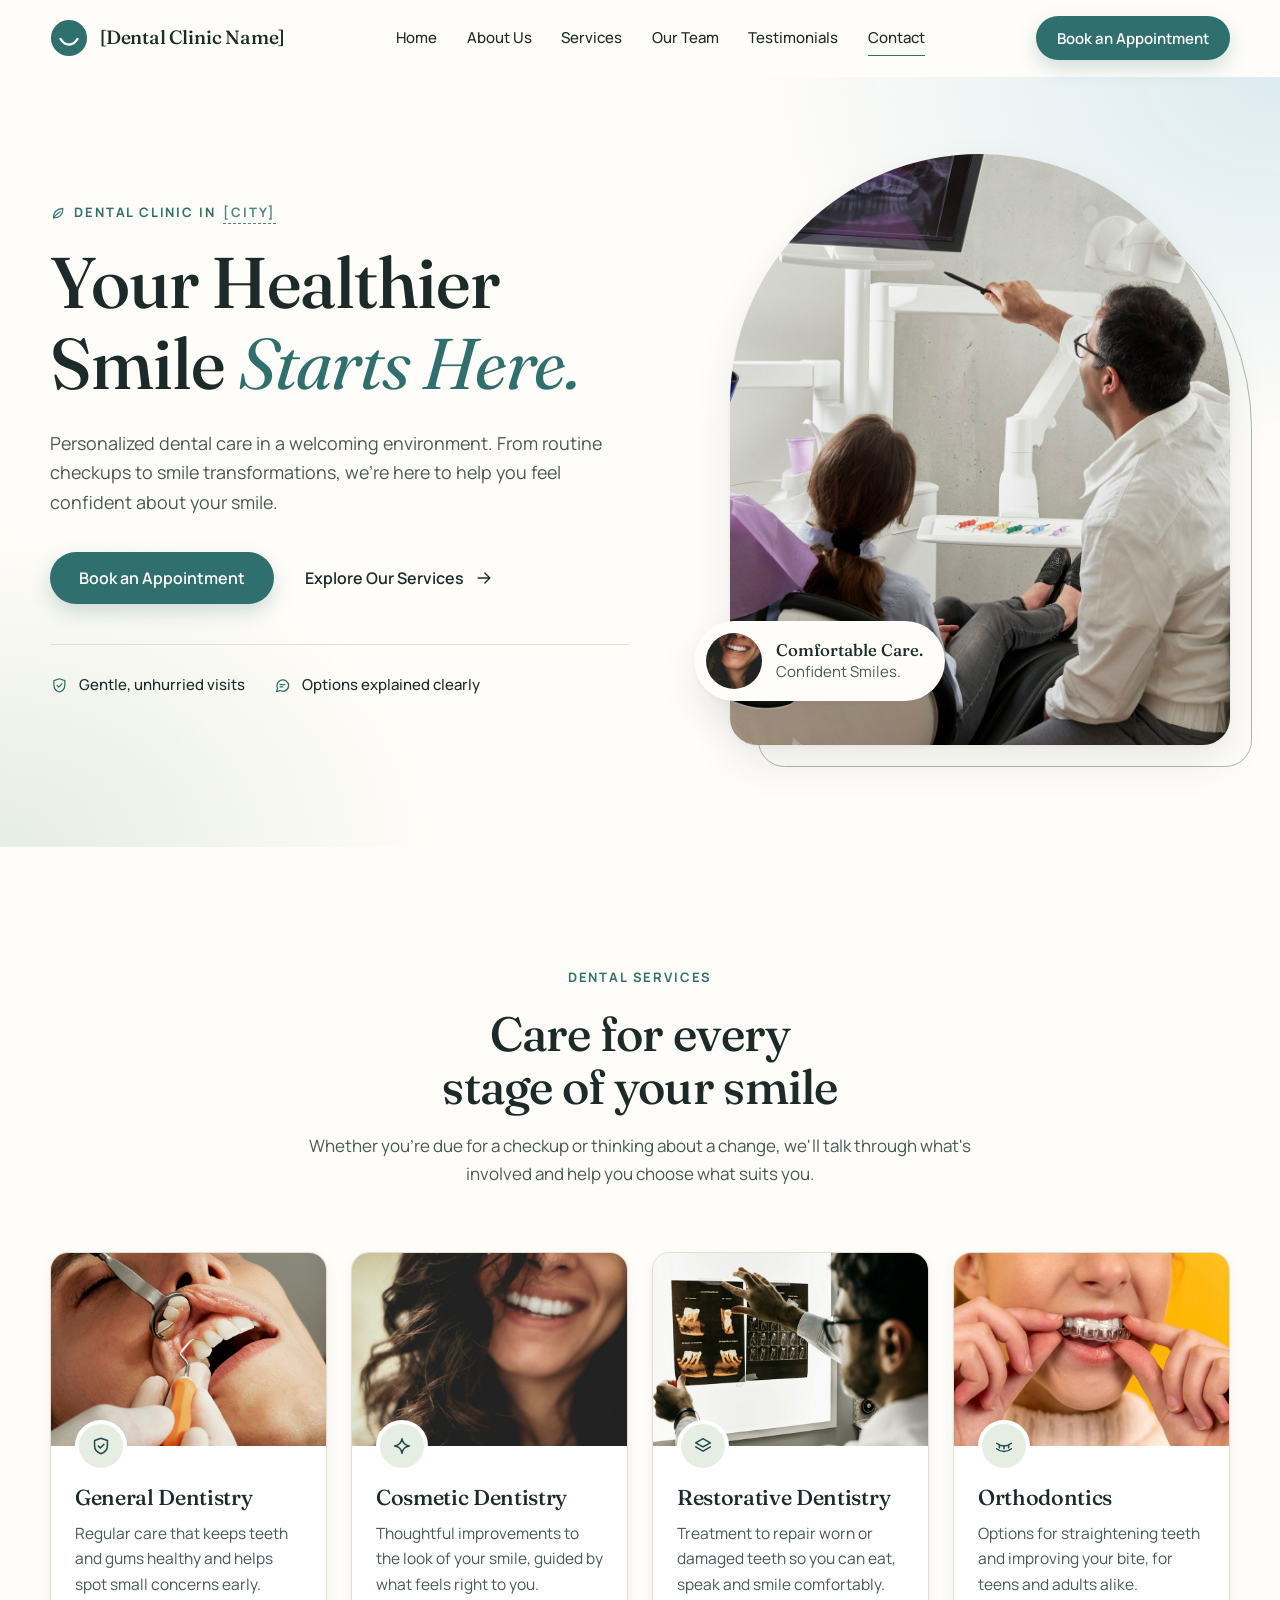
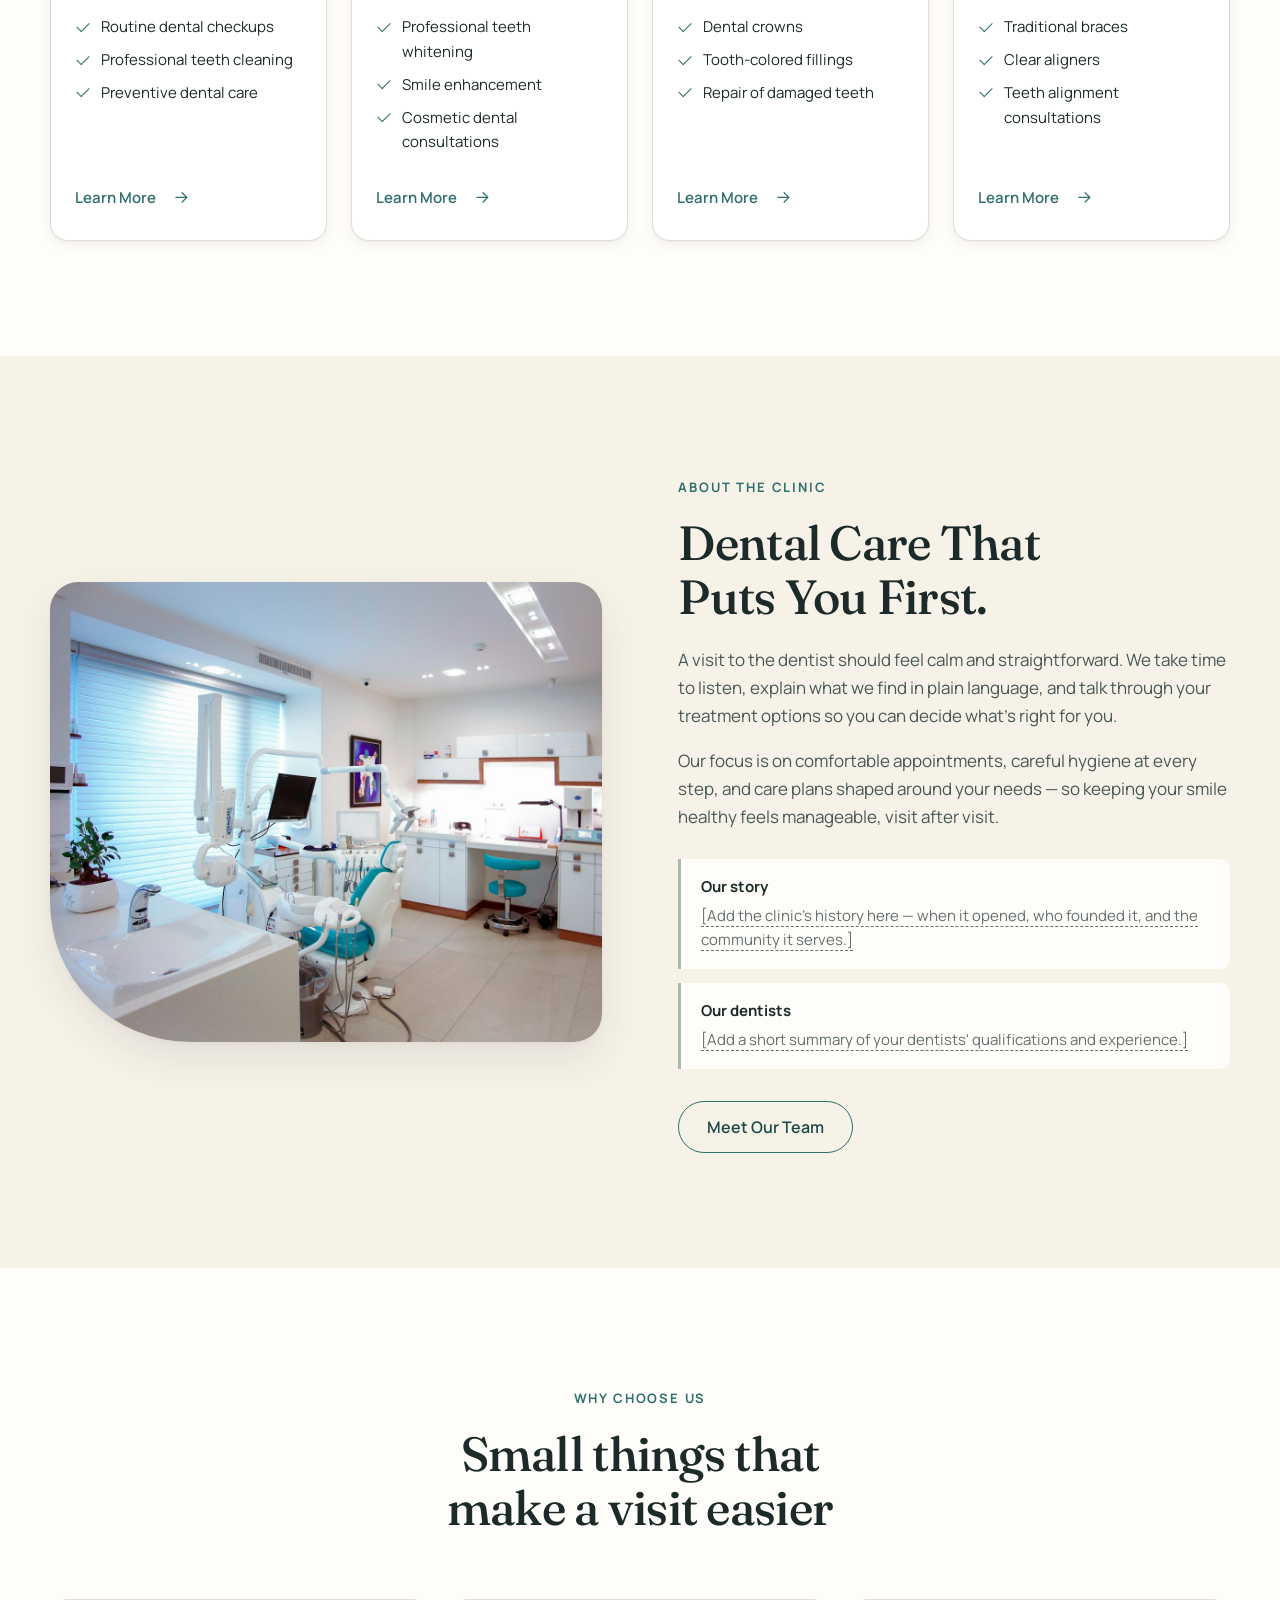
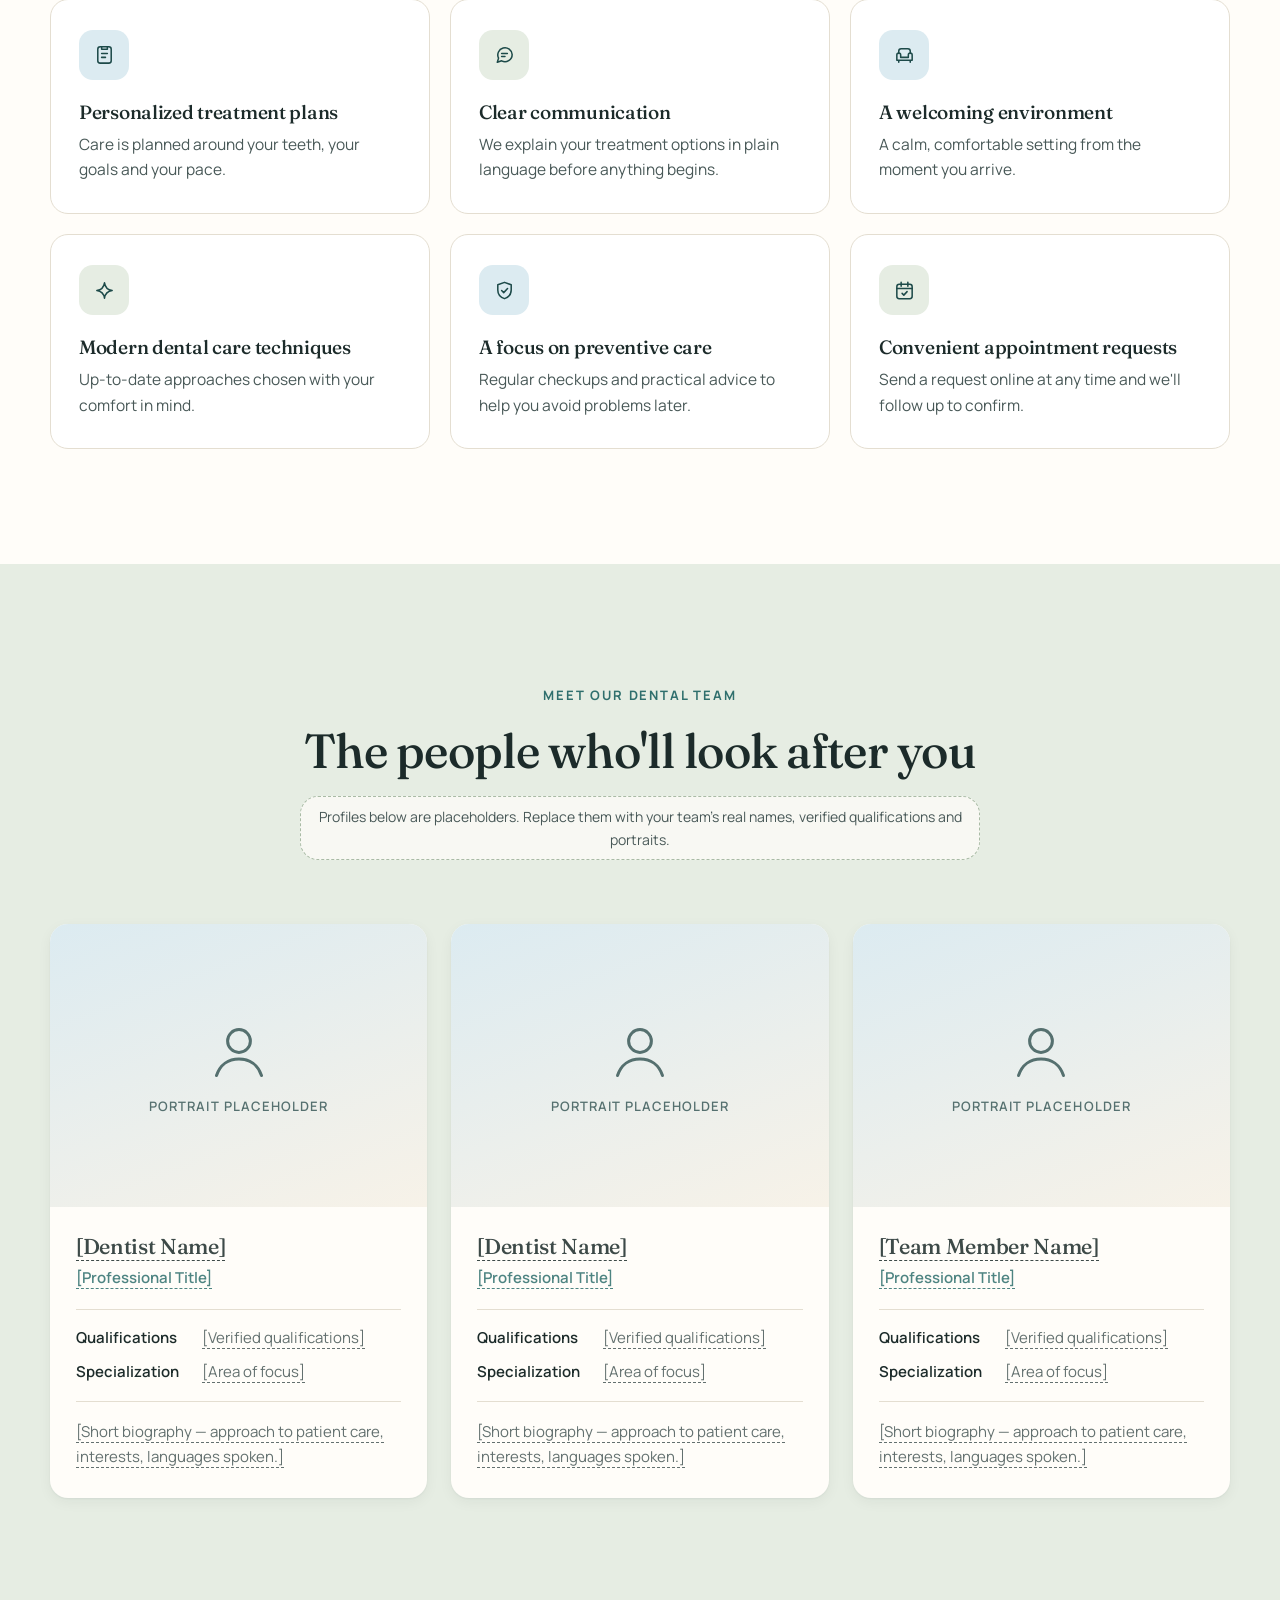
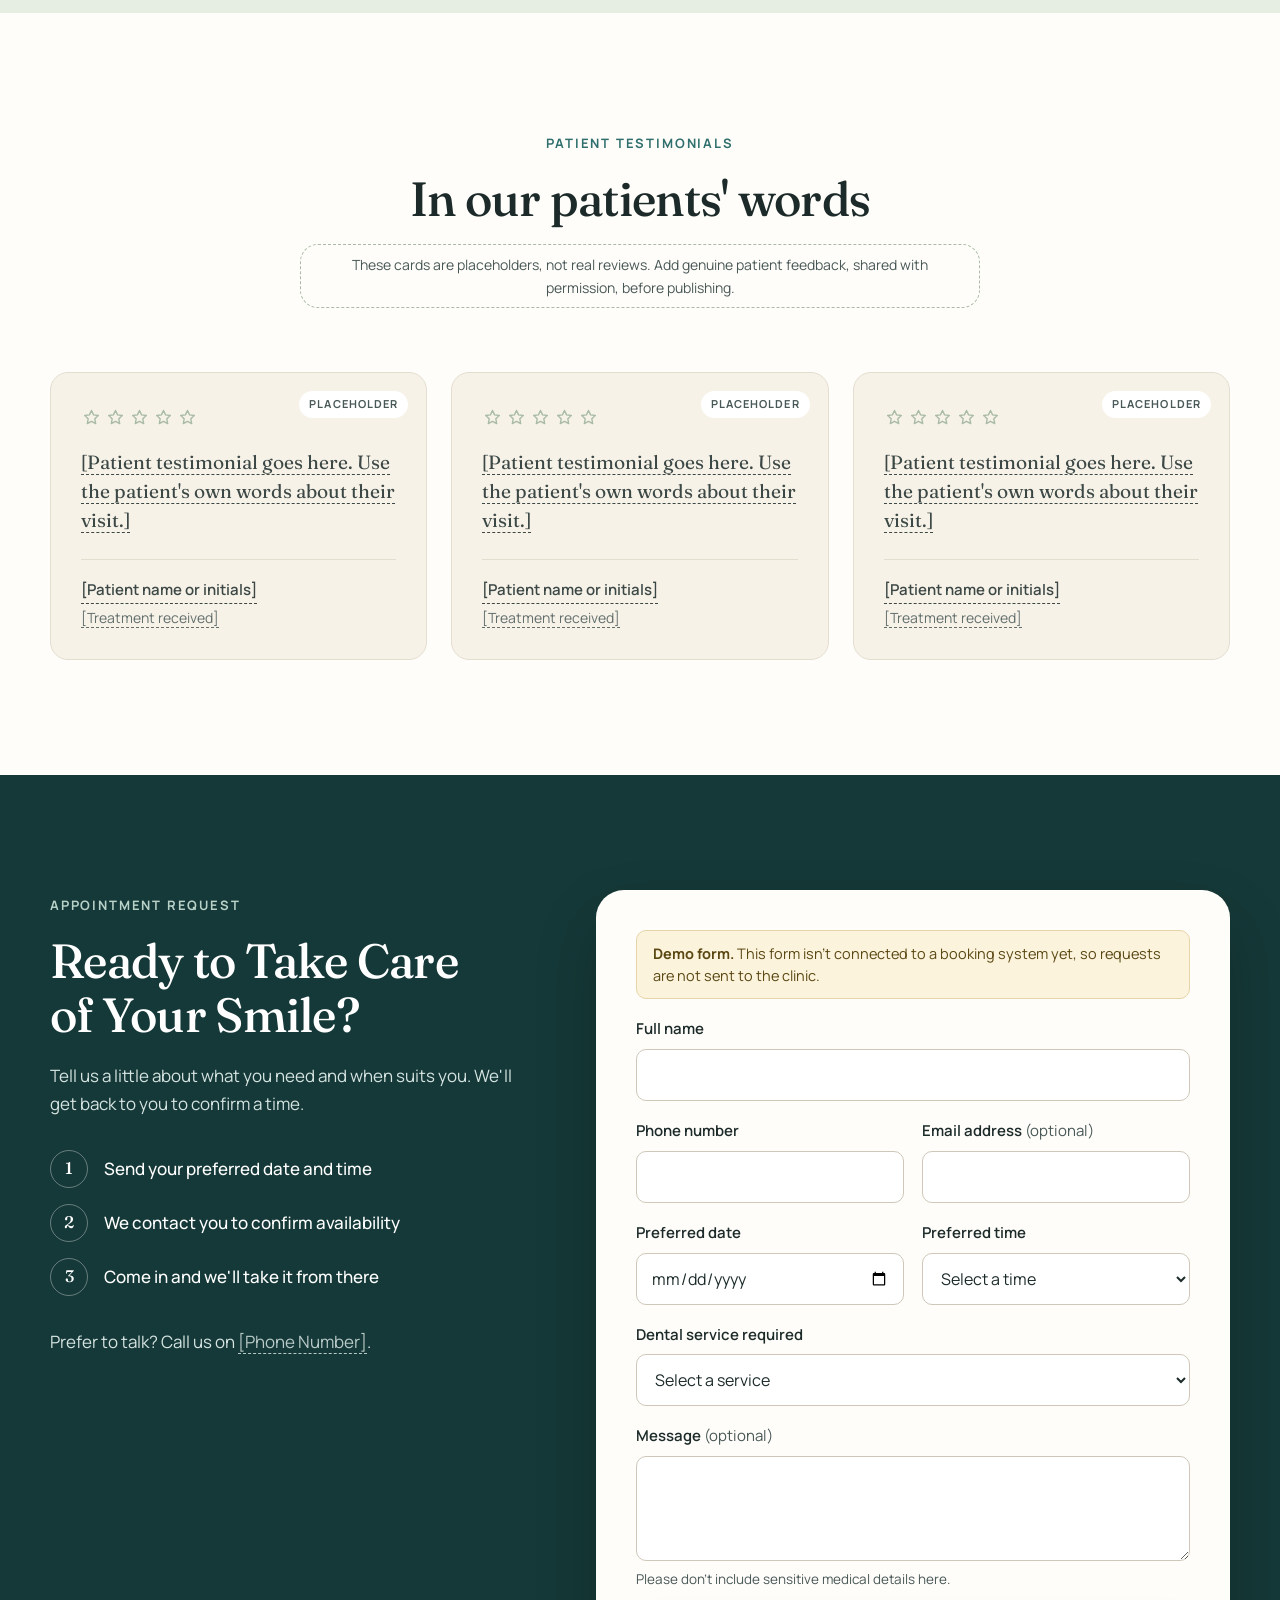
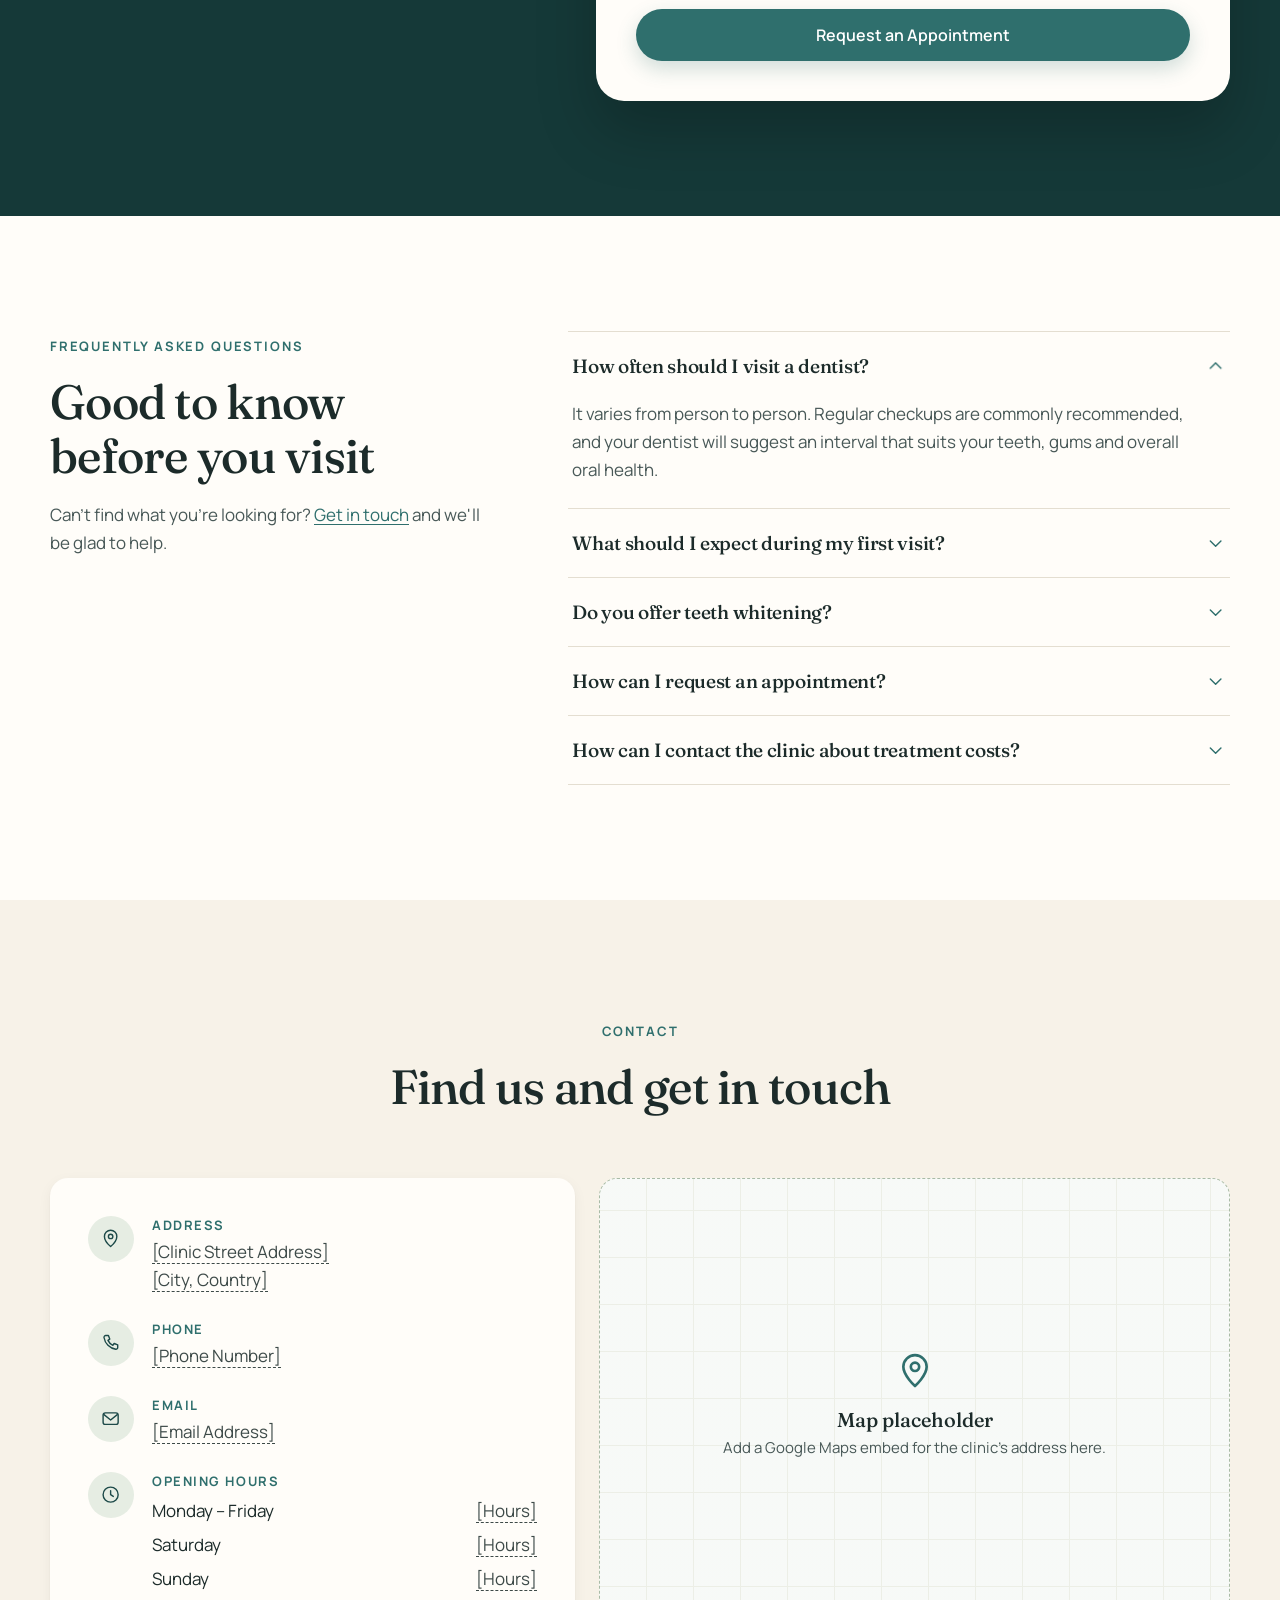
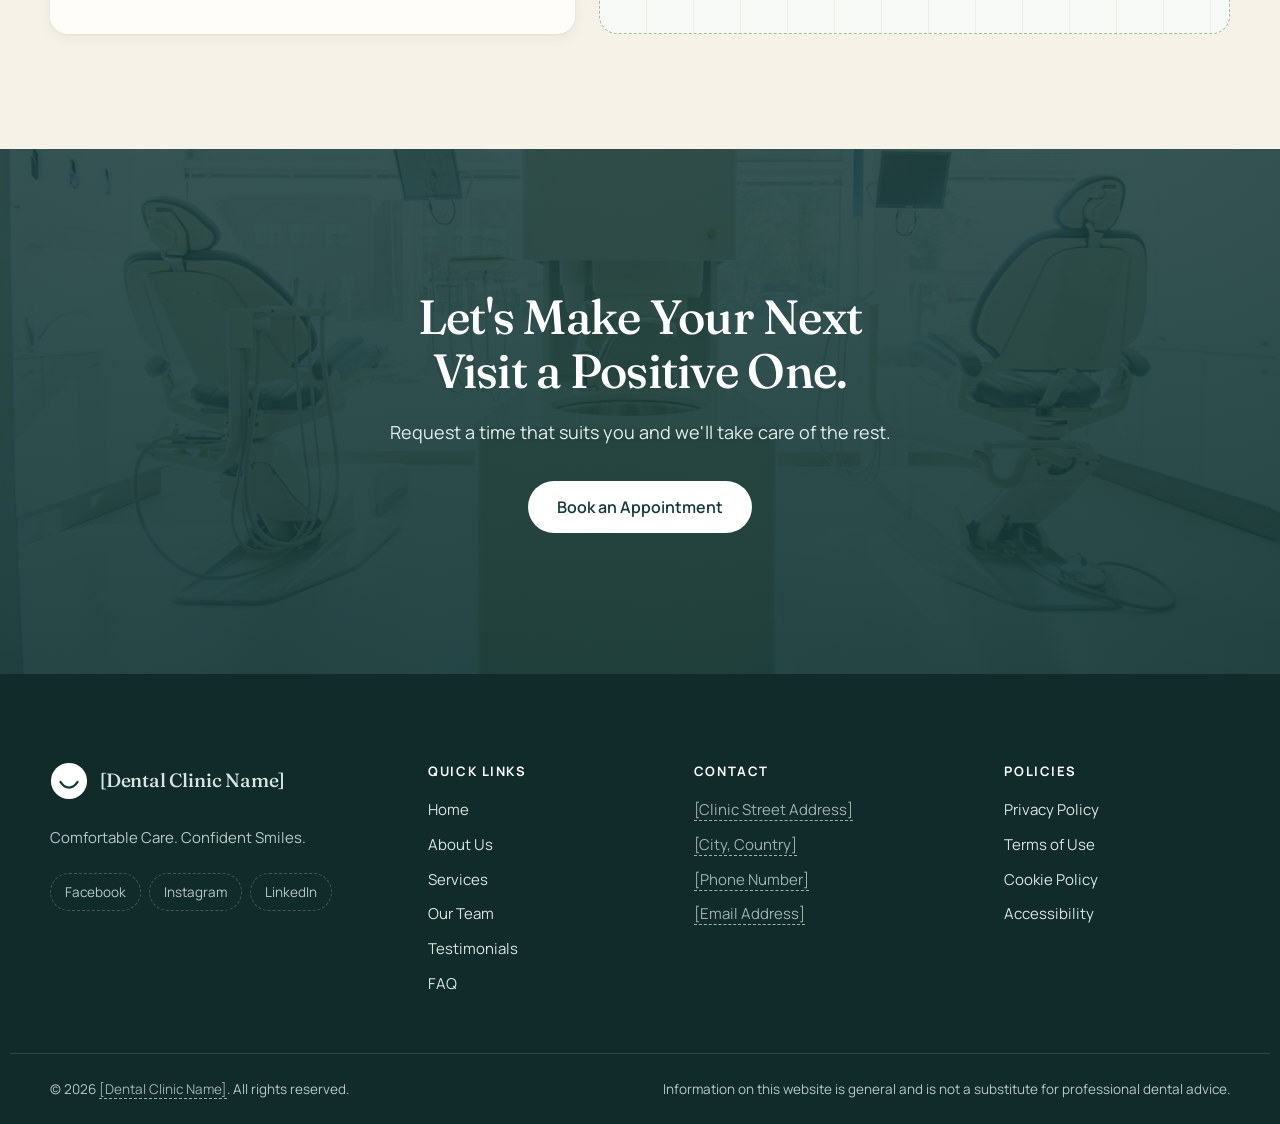
<file: index.html>
<!doctype html>
<html lang="en">
<head>
  <meta charset="utf-8">
  <meta name="viewport" content="width=device-width, initial-scale=1">

  <!--
    EDITING GUIDE
    Every piece of clinic-specific information is a placeholder wrapped in
    <span class="ph">[...]</span>. Search this file for class="ph" to find and
    replace each one. Remove the span (and its dotted underline) once the real
    value is in place.
  -->
  <title>[Dental Clinic Name] | Dentist in [City] – General, Cosmetic &amp; Orthodontic Care</title>
  <meta name="description" content="[Dental Clinic Name] is a dental clinic in [City, Country] offering general dentistry, teeth cleaning, teeth whitening, crowns, fillings, braces and clear aligners. Request an appointment online.">
  <meta name="theme-color" content="#2f6f6d">
  <meta property="og:type" content="website">
  <meta property="og:title" content="[Dental Clinic Name] | Dentist in [City]">
  <meta property="og:description" content="Personalized dental care in a welcoming environment. Request an appointment online.">
  <meta property="og:image" content="assets/img/hero.jpg">
  <link rel="icon" href="assets/favicon.svg" type="image/svg+xml">

  <link rel="preconnect" href="https://fonts.googleapis.com">
  <link rel="preconnect" href="https://fonts.gstatic.com" crossorigin>
  <link href="https://fonts.googleapis.com/css2?family=Fraunces:opsz,wght@9..144,400;9..144,500;9..144,600&family=Manrope:wght@400;500;600;700&display=swap" rel="stylesheet">
  <link rel="preload" as="image" href="assets/img/hero.jpg">
  <link rel="stylesheet" href="styles.css">
</head>
<body>
  <a class="skip-link" href="#main">Skip to main content</a>

  <!-- Icon sprite -->
  <svg width="0" height="0" class="sprite" aria-hidden="true" focusable="false">
    <defs>
      <symbol id="i-leaf" viewBox="0 0 24 24"><path d="M5 19c0-8 5-13 14-14 0 9-5 14-14 14Z"/><path d="M5 19c3-4 6-6.5 10-9"/></symbol>
      <symbol id="i-shield" viewBox="0 0 24 24"><path d="M12 3.5 5 6v5.5c0 4.2 2.8 7.6 7 9 4.2-1.4 7-4.8 7-9V6l-7-2.5Z"/><path d="m9 12 2.2 2.2L15.2 10"/></symbol>
      <symbol id="i-sparkle" viewBox="0 0 24 24"><path d="M12 4c.6 4.2 3.8 7.4 8 8-4.2.6-7.4 3.8-8 8-.6-4.2-3.8-7.4-8-8 4.2-.6 7.4-3.8 8-8Z"/></symbol>
      <symbol id="i-layers" viewBox="0 0 24 24"><path d="m12 4 8 4.5-8 4.5-8-4.5L12 4Z"/><path d="m4 13 8 4.5 8-4.5"/></symbol>
      <symbol id="i-align" viewBox="0 0 24 24"><path d="M4 9c2.5 2 5.2 3 8 3s5.500-1 8-3"/><path d="M7 10.800v3M12 12v3M17 10.800v3"/><path d="M4 15c2.500 2 5.200 3 8 3s5.500-1 8-3"/></symbol>
      <symbol id="i-plan" viewBox="0 0 24 24"><rect x="5" y="4" width="14" height="17" rx="2.5"/><path d="M9 4v2.500h6V4M9 11h6M9 15h4"/></symbol>
      <symbol id="i-chat" viewBox="0 0 24 24"><path d="M20 12a7.500 7.500 0 0 1-11 6.600L4.500 20l1.300-4.200A7.500 7.500 0 1 1 20 12Z"/><path d="M9 11h6M9 14h3.500"/></symbol>
      <symbol id="i-sofa" viewBox="0 0 24 24"><path d="M6 11V8.500A2.500 2.500 0 0 1 8.500 6h7A2.500 2.500 0 0 1 18 8.500V11"/><path d="M4 12.500a2 2 0 0 1 4 0V15h8v-2.500a2 2 0 0 1 4 0V18H4v-5.500ZM6 18v2M18 18v2"/></symbol>
      <symbol id="i-calendar" viewBox="0 0 24 24"><rect x="4" y="5.500" width="16" height="15" rx="2.500"/><path d="M4 10h16M8.500 3.500v4M15.500 3.500v4"/><path d="m9.500 15 1.800 1.800 3.400-3.600"/></symbol>
      <symbol id="i-pin" viewBox="0 0 24 24"><path d="M12 21s7-6.200 7-11.500A7 7 0 0 0 5 9.500C5 14.800 12 21 12 21Z"/><circle cx="12" cy="9.500" r="2.500"/></symbol>
      <symbol id="i-phone" viewBox="0 0 24 24"><path d="M6.500 4h3l1.500 4-2 1.500a11 11 0 0 0 5.500 5.500l1.500-2 4 1.500v3a2 2 0 0 1-2.200 2A16 16 0 0 1 4.500 6.200 2 2 0 0 1 6.500 4Z"/></symbol>
      <symbol id="i-mail" viewBox="0 0 24 24"><rect x="3.500" y="5.500" width="17" height="13" rx="2.500"/><path d="m4.500 7.500 7.500 6 7.500-6"/></symbol>
      <symbol id="i-clock" viewBox="0 0 24 24"><circle cx="12" cy="12" r="8.500"/><path d="M12 7.500V12l3 2"/></symbol>
      <symbol id="i-arrow" viewBox="0 0 24 24"><path d="M5 12h14M13 6l6 6-6 6"/></symbol>
      <symbol id="i-user" viewBox="0 0 24 24"><circle cx="12" cy="9" r="3.800"/><path d="M4.500 20.500c1.200-3.600 4-5.500 7.500-5.500s6.300 1.900 7.500 5.500"/></symbol>
      <symbol id="i-star" viewBox="0 0 24 24"><path d="m12 4 2.400 5 5.400.700-4 3.800 1 5.400L12 16.300 7.200 18.900l1-5.400-4-3.800 5.400-.700L12 4Z"/></symbol>
      <symbol id="i-close" viewBox="0 0 24 24"><path d="M6 6l12 12M18 6 6 18"/></symbol>
      <symbol id="i-chevron" viewBox="0 0 24 24"><path d="m6 9 6 6 6-6"/></symbol>
    </defs>
  </svg>

  <!-- ============ HEADER ============ -->
  <header class="site-header" id="top">
    <div class="container header-inner">
      <a class="logo" href="#top" aria-label="[Dental Clinic Name] – home">
        <span class="logo-mark" aria-hidden="true">
          <svg viewBox="0 0 40 40"><circle cx="20" cy="20" r="19" /><path d="M11 21c2.600 4 5.600 6 9 6s6.400-2 9-6" /></svg>
        </span>
        <span class="logo-text"><span class="ph">[Dental Clinic Name]</span></span>
      </a>

      <nav class="main-nav" id="main-nav" aria-label="Main">
        <ul>
          <li><a href="#top">Home</a></li>
          <li><a href="#about">About Us</a></li>
          <li><a href="#services">Services</a></li>
          <li><a href="#team">Our Team</a></li>
          <li><a href="#testimonials">Testimonials</a></li>
          <li><a href="#contact">Contact</a></li>
        </ul>
      </nav>

      <div class="header-actions">
        <a class="btn btn-primary btn-sm" href="#booking"><span>Book<span class="hide-xs"> an Appointment</span></span></a>
        <button class="nav-toggle" type="button" aria-expanded="false" aria-controls="main-nav">
          <span class="visually-hidden">Menu</span>
          <span class="nav-toggle-bars" aria-hidden="true"></span>
        </button>
      </div>
    </div>
  </header>

  <main id="main">

    <!-- ============ HERO ============ -->
    <section class="hero" aria-labelledby="hero-title">
      <div class="container hero-grid">
        <div class="hero-copy">
          <p class="eyebrow"><svg class="icon" aria-hidden="true"><use href="#i-leaf"/></svg>Dental clinic in <span class="ph">[City]</span></p>
          <h1 id="hero-title">Your Healthier Smile <em>Starts Here.</em></h1>
          <p class="lead">Personalized dental care in a welcoming environment. From routine checkups to smile transformations, we're here to help you feel confident about your smile.</p>
          <div class="btn-row">
            <a class="btn btn-primary" href="#booking">Book an Appointment</a>
            <a class="btn btn-ghost" href="#services">Explore Our Services <svg class="icon" aria-hidden="true"><use href="#i-arrow"/></svg></a>
          </div>
          <ul class="hero-points" aria-label="What to expect">
            <li><svg class="icon" aria-hidden="true"><use href="#i-shield"/></svg>Gentle, unhurried visits</li>
            <li><svg class="icon" aria-hidden="true"><use href="#i-chat"/></svg>Options explained clearly</li>
          </ul>
        </div>

        <div class="hero-media">
          <div class="hero-photo">
            <img src="assets/img/hero.jpg" width="1100" height="1300" alt="A dentist explaining a treatment plan on screen to a patient seated in the dental chair" fetchpriority="high">
          </div>
          <div class="hero-badge">
            <img src="assets/img/smile.jpg" width="400" height="400" alt="" loading="lazy">
            <p><strong>Comfortable Care.</strong><br>Confident Smiles.</p>
          </div>
        </div>
      </div>
    </section>

    <!-- ============ SERVICES ============ -->
    <section class="section" id="services" aria-labelledby="services-title">
      <div class="container">
        <div class="section-head">
          <p class="eyebrow">Dental services</p>
          <h2 id="services-title">Care for every stage of your smile</h2>
          <p>Whether you're due for a checkup or thinking about a change, we'll talk through what's involved and help you choose what suits you.</p>
        </div>

        <div class="service-grid">
          <article class="service-card">
            <div class="service-img"><img src="assets/img/service-general.jpg" width="800" height="560" loading="lazy" alt="Close-up of a routine dental examination"></div>
            <div class="service-body">
              <span class="service-icon"><svg class="icon" aria-hidden="true"><use href="#i-shield"/></svg></span>
              <h3>General Dentistry</h3>
              <p>Regular care that keeps teeth and gums healthy and helps spot small concerns early.</p>
              <ul class="ticks">
                <li>Routine dental checkups</li>
                <li>Professional teeth cleaning</li>
                <li>Preventive dental care</li>
              </ul>
              <button class="link-more" type="button" data-service="general">Learn More<span class="visually-hidden"> about General Dentistry</span> <svg class="icon" aria-hidden="true"><use href="#i-arrow"/></svg></button>
            </div>
          </article>

          <article class="service-card">
            <div class="service-img"><img src="assets/img/service-cosmetic.jpg" width="800" height="560" loading="lazy" alt="A woman smiling warmly"></div>
            <div class="service-body">
              <span class="service-icon"><svg class="icon" aria-hidden="true"><use href="#i-sparkle"/></svg></span>
              <h3>Cosmetic Dentistry</h3>
              <p>Thoughtful improvements to the look of your smile, guided by what feels right to you.</p>
              <ul class="ticks">
                <li>Professional teeth whitening</li>
                <li>Smile enhancement</li>
                <li>Cosmetic dental consultations</li>
              </ul>
              <button class="link-more" type="button" data-service="cosmetic">Learn More<span class="visually-hidden"> about Cosmetic Dentistry</span> <svg class="icon" aria-hidden="true"><use href="#i-arrow"/></svg></button>
            </div>
          </article>

          <article class="service-card">
            <div class="service-img"><img src="assets/img/service-restorative.jpg" width="800" height="560" loading="lazy" alt="A dentist reviewing dental X-rays on a light panel"></div>
            <div class="service-body">
              <span class="service-icon"><svg class="icon" aria-hidden="true"><use href="#i-layers"/></svg></span>
              <h3>Restorative Dentistry</h3>
              <p>Treatment to repair worn or damaged teeth so you can eat, speak and smile comfortably.</p>
              <ul class="ticks">
                <li>Dental crowns</li>
                <li>Tooth-colored fillings</li>
                <li>Repair of damaged teeth</li>
              </ul>
              <button class="link-more" type="button" data-service="restorative">Learn More<span class="visually-hidden"> about Restorative Dentistry</span> <svg class="icon" aria-hidden="true"><use href="#i-arrow"/></svg></button>
            </div>
          </article>

          <article class="service-card">
            <div class="service-img"><img src="assets/img/service-orthodontics.jpg" width="800" height="560" loading="lazy" alt="A person fitting a clear aligner over their teeth"></div>
            <div class="service-body">
              <span class="service-icon"><svg class="icon" aria-hidden="true"><use href="#i-align"/></svg></span>
              <h3>Orthodontics</h3>
              <p>Options for straightening teeth and improving your bite, for teens and adults alike.</p>
              <ul class="ticks">
                <li>Traditional braces</li>
                <li>Clear aligners</li>
                <li>Teeth alignment consultations</li>
              </ul>
              <button class="link-more" type="button" data-service="orthodontics">Learn More<span class="visually-hidden"> about Orthodontics</span> <svg class="icon" aria-hidden="true"><use href="#i-arrow"/></svg></button>
            </div>
          </article>
        </div>
      </div>
    </section>

    <!-- ============ ABOUT ============ -->
    <section class="section section-ivory" id="about" aria-labelledby="about-title">
      <div class="container about-grid">
        <div class="about-media">
          <!-- Stock image: replace with a real photo of the clinic -->
          <img src="assets/img/clinic.jpg" width="1200" height="1000" loading="lazy" alt="A bright, clean dental treatment room">
        </div>
        <div class="about-copy">
          <p class="eyebrow">About the clinic</p>
          <h2 id="about-title">Dental Care That Puts You First.</h2>
          <p>A visit to the dentist should feel calm and straightforward. We take time to listen, explain what we find in plain language, and talk through your treatment options so you can decide what's right for you.</p>
          <p>Our focus is on comfortable appointments, careful hygiene at every step, and care plans shaped around your needs — so keeping your smile healthy feels manageable, visit after visit.</p>

          <dl class="about-facts">
            <div>
              <dt>Our story</dt>
              <dd><span class="ph">[Add the clinic's history here — when it opened, who founded it, and the community it serves.]</span></dd>
            </div>
            <div>
              <dt>Our dentists</dt>
              <dd><span class="ph">[Add a short summary of your dentists' qualifications and experience.]</span></dd>
            </div>
          </dl>

          <a class="btn btn-outline" href="#team">Meet Our Team</a>
        </div>
      </div>
    </section>

    <!-- ============ WHY CHOOSE US ============ -->
    <section class="section" id="why" aria-labelledby="why-title">
      <div class="container">
        <div class="section-head">
          <p class="eyebrow">Why choose us</p>
          <h2 id="why-title">Small things that make a visit easier</h2>
        </div>
        <ul class="why-grid">
          <li>
            <span class="why-icon"><svg class="icon" aria-hidden="true"><use href="#i-plan"/></svg></span>
            <h3>Personalized treatment plans</h3>
            <p>Care is planned around your teeth, your goals and your pace.</p>
          </li>
          <li>
            <span class="why-icon"><svg class="icon" aria-hidden="true"><use href="#i-chat"/></svg></span>
            <h3>Clear communication</h3>
            <p>We explain your treatment options in plain language before anything begins.</p>
          </li>
          <li>
            <span class="why-icon"><svg class="icon" aria-hidden="true"><use href="#i-sofa"/></svg></span>
            <h3>A welcoming environment</h3>
            <p>A calm, comfortable setting from the moment you arrive.</p>
          </li>
          <li>
            <span class="why-icon"><svg class="icon" aria-hidden="true"><use href="#i-sparkle"/></svg></span>
            <h3>Modern dental care techniques</h3>
            <p>Up-to-date approaches chosen with your comfort in mind.</p>
          </li>
          <li>
            <span class="why-icon"><svg class="icon" aria-hidden="true"><use href="#i-shield"/></svg></span>
            <h3>A focus on preventive care</h3>
            <p>Regular checkups and practical advice to help you avoid problems later.</p>
          </li>
          <li>
            <span class="why-icon"><svg class="icon" aria-hidden="true"><use href="#i-calendar"/></svg></span>
            <h3>Convenient appointment requests</h3>
            <p>Send a request online at any time and we'll follow up to confirm.</p>
          </li>
        </ul>
      </div>
    </section>

    <!-- ============ TEAM ============ -->
    <section class="section section-sage" id="team" aria-labelledby="team-title">
      <div class="container">
        <div class="section-head">
          <p class="eyebrow">Meet our dental team</p>
          <h2 id="team-title">The people who'll look after you</h2>
          <p class="note">Profiles below are placeholders. Replace them with your team's real names, verified qualifications and portraits.</p>
        </div>

        <div class="team-grid">
          <!-- Duplicate this <article> for each team member -->
          <article class="team-card">
            <div class="portrait" role="img" aria-label="Portrait placeholder">
              <svg class="icon" aria-hidden="true"><use href="#i-user"/></svg>
              <span>Portrait placeholder</span>
            </div>
            <div class="team-body">
              <h3><span class="ph">[Dentist Name]</span></h3>
              <p class="team-role"><span class="ph">[Professional Title]</span></p>
              <dl>
                <div><dt>Qualifications</dt><dd><span class="ph">[Verified qualifications]</span></dd></div>
                <div><dt>Specialization</dt><dd><span class="ph">[Area of focus]</span></dd></div>
              </dl>
              <p class="team-bio"><span class="ph">[Short biography — approach to patient care, interests, languages spoken.]</span></p>
            </div>
          </article>

          <article class="team-card">
            <div class="portrait" role="img" aria-label="Portrait placeholder">
              <svg class="icon" aria-hidden="true"><use href="#i-user"/></svg>
              <span>Portrait placeholder</span>
            </div>
            <div class="team-body">
              <h3><span class="ph">[Dentist Name]</span></h3>
              <p class="team-role"><span class="ph">[Professional Title]</span></p>
              <dl>
                <div><dt>Qualifications</dt><dd><span class="ph">[Verified qualifications]</span></dd></div>
                <div><dt>Specialization</dt><dd><span class="ph">[Area of focus]</span></dd></div>
              </dl>
              <p class="team-bio"><span class="ph">[Short biography — approach to patient care, interests, languages spoken.]</span></p>
            </div>
          </article>

          <article class="team-card">
            <div class="portrait" role="img" aria-label="Portrait placeholder">
              <svg class="icon" aria-hidden="true"><use href="#i-user"/></svg>
              <span>Portrait placeholder</span>
            </div>
            <div class="team-body">
              <h3><span class="ph">[Team Member Name]</span></h3>
              <p class="team-role"><span class="ph">[Professional Title]</span></p>
              <dl>
                <div><dt>Qualifications</dt><dd><span class="ph">[Verified qualifications]</span></dd></div>
                <div><dt>Specialization</dt><dd><span class="ph">[Area of focus]</span></dd></div>
              </dl>
              <p class="team-bio"><span class="ph">[Short biography — approach to patient care, interests, languages spoken.]</span></p>
            </div>
          </article>
        </div>
      </div>
    </section>

    <!-- ============ TESTIMONIALS ============ -->
    <section class="section" id="testimonials" aria-labelledby="testimonials-title">
      <div class="container">
        <div class="section-head">
          <p class="eyebrow">Patient testimonials</p>
          <h2 id="testimonials-title">In our patients' words</h2>
          <p class="note">These cards are placeholders, not real reviews. Add genuine patient feedback, shared with permission, before publishing.</p>
        </div>

        <div class="testimonial-grid">
          <!-- Duplicate this <figure> for each genuine testimonial. Add class "is-filled" to the stars to show a rating. -->
          <figure class="testimonial">
            <span class="tag">Placeholder</span>
            <div class="stars" aria-hidden="true">
              <svg class="icon"><use href="#i-star"/></svg><svg class="icon"><use href="#i-star"/></svg><svg class="icon"><use href="#i-star"/></svg><svg class="icon"><use href="#i-star"/></svg><svg class="icon"><use href="#i-star"/></svg>
            </div>
            <blockquote><p><span class="ph">[Patient testimonial goes here. Use the patient's own words about their visit.]</span></p></blockquote>
            <figcaption><span class="ph">[Patient name or initials]</span><small><span class="ph">[Treatment received]</span></small></figcaption>
          </figure>

          <figure class="testimonial">
            <span class="tag">Placeholder</span>
            <div class="stars" aria-hidden="true">
              <svg class="icon"><use href="#i-star"/></svg><svg class="icon"><use href="#i-star"/></svg><svg class="icon"><use href="#i-star"/></svg><svg class="icon"><use href="#i-star"/></svg><svg class="icon"><use href="#i-star"/></svg>
            </div>
            <blockquote><p><span class="ph">[Patient testimonial goes here. Use the patient's own words about their visit.]</span></p></blockquote>
            <figcaption><span class="ph">[Patient name or initials]</span><small><span class="ph">[Treatment received]</span></small></figcaption>
          </figure>

          <figure class="testimonial">
            <span class="tag">Placeholder</span>
            <div class="stars" aria-hidden="true">
              <svg class="icon"><use href="#i-star"/></svg><svg class="icon"><use href="#i-star"/></svg><svg class="icon"><use href="#i-star"/></svg><svg class="icon"><use href="#i-star"/></svg><svg class="icon"><use href="#i-star"/></svg>
            </div>
            <blockquote><p><span class="ph">[Patient testimonial goes here. Use the patient's own words about their visit.]</span></p></blockquote>
            <figcaption><span class="ph">[Patient name or initials]</span><small><span class="ph">[Treatment received]</span></small></figcaption>
          </figure>
        </div>
      </div>
    </section>

    <!-- ============ BOOKING ============ -->
    <section class="section section-teal" id="booking" aria-labelledby="booking-title">
      <div class="container booking-grid">
        <div class="booking-copy">
          <p class="eyebrow">Appointment request</p>
          <h2 id="booking-title">Ready to Take Care of Your Smile?</h2>
          <p>Tell us a little about what you need and when suits you. We'll get back to you to confirm a time.</p>
          <ul class="booking-steps">
            <li><span>1</span>Send your preferred date and time</li>
            <li><span>2</span>We contact you to confirm availability</li>
            <li><span>3</span>Come in and we'll take it from there</li>
          </ul>
          <p class="booking-alt">Prefer to talk? Call us on <span class="ph">[Phone Number]</span>.</p>
        </div>

        <form class="booking-form" id="booking-form" novalidate>
          <p class="demo-banner" id="demo-banner" hidden>
            <strong>Demo form.</strong> This form isn't connected to a booking system yet, so requests are not sent to the clinic.
          </p>

          <div class="field">
            <label for="f-name">Full name</label>
            <input id="f-name" name="name" type="text" autocomplete="name" required aria-describedby="e-name">
            <p class="error" id="e-name"></p>
          </div>

          <div class="field-row">
            <div class="field">
              <label for="f-phone">Phone number</label>
              <input id="f-phone" name="phone" type="tel" autocomplete="tel" inputmode="tel" required aria-describedby="e-phone">
              <p class="error" id="e-phone"></p>
            </div>
            <div class="field">
              <label for="f-email">Email address <span class="optional">(optional)</span></label>
              <input id="f-email" name="email" type="email" autocomplete="email" aria-describedby="e-email">
              <p class="error" id="e-email"></p>
            </div>
          </div>

          <div class="field-row">
            <div class="field">
              <label for="f-date">Preferred date</label>
              <input id="f-date" name="date" type="date" required aria-describedby="e-date">
              <p class="error" id="e-date"></p>
            </div>
            <div class="field">
              <label for="f-time">Preferred time</label>
              <select id="f-time" name="time" required aria-describedby="e-time">
                <option value="">Select a time</option>
                <option>Morning</option>
                <option>Midday</option>
                <option>Afternoon</option>
                <option>Evening</option>
                <option>No preference</option>
              </select>
              <p class="error" id="e-time"></p>
            </div>
          </div>

          <div class="field">
            <label for="f-service">Dental service required</label>
            <select id="f-service" name="service" required aria-describedby="e-service">
              <option value="">Select a service</option>
              <option value="general">General Dentistry</option>
              <option value="cosmetic">Cosmetic Dentistry</option>
              <option value="restorative">Restorative Dentistry</option>
              <option value="orthodontics">Orthodontics</option>
              <option value="unsure">Not sure yet</option>
            </select>
            <p class="error" id="e-service"></p>
          </div>

          <div class="field">
            <label for="f-message">Message <span class="optional">(optional)</span></label>
            <textarea id="f-message" name="message" rows="3" aria-describedby="h-message"></textarea>
            <p class="hint" id="h-message">Please don't include sensitive medical details here.</p>
          </div>

          <button class="btn btn-primary btn-block" type="submit">Request an Appointment</button>
          <div class="form-status" id="form-status" role="status" aria-live="polite" tabindex="-1"></div>
        </form>
      </div>
    </section>

    <!-- ============ FAQ ============ -->
    <section class="section" id="faq" aria-labelledby="faq-title">
      <div class="container faq-grid">
        <div class="section-head section-head-left">
          <p class="eyebrow">Frequently asked questions</p>
          <h2 id="faq-title">Good to know before you visit</h2>
          <p>Can't find what you're looking for? <a href="#contact">Get in touch</a> and we'll be glad to help.</p>
        </div>

        <div class="faq-list">
          <details name="faq" open>
            <summary><h3>How often should I visit a dentist?</h3><svg class="icon" aria-hidden="true"><use href="#i-chevron"/></svg></summary>
            <div class="faq-body"><p>It varies from person to person. Regular checkups are commonly recommended, and your dentist will suggest an interval that suits your teeth, gums and overall oral health.</p></div>
          </details>
          <details name="faq">
            <summary><h3>What should I expect during my first visit?</h3><svg class="icon" aria-hidden="true"><use href="#i-chevron"/></svg></summary>
            <div class="faq-body"><p>We'll start by asking about your dental and medical history and anything that's concerning you. Your dentist will then examine your teeth and gums and talk you through what they find and any options worth considering. <span class="ph">[Add clinic-specific details, e.g. what to bring.]</span></p></div>
          </details>
          <details name="faq">
            <summary><h3>Do you offer teeth whitening?</h3><svg class="icon" aria-hidden="true"><use href="#i-chevron"/></svg></summary>
            <div class="faq-body"><p>Yes. Professional teeth whitening is part of our cosmetic dentistry services. A consultation comes first, so your dentist can check that whitening is suitable for you and explain what to expect.</p></div>
          </details>
          <details name="faq">
            <summary><h3>How can I request an appointment?</h3><svg class="icon" aria-hidden="true"><use href="#i-chevron"/></svg></summary>
            <div class="faq-body"><p>Fill in the <a href="#booking">appointment request form</a> with your preferred date and time, or call us on <span class="ph">[Phone Number]</span>. A request isn't a confirmed booking until we've contacted you.</p></div>
          </details>
          <details name="faq">
            <summary><h3>How can I contact the clinic about treatment costs?</h3><svg class="icon" aria-hidden="true"><use href="#i-chevron"/></svg></summary>
            <div class="faq-body"><p>Costs depend on the treatment you need, so the best way is to call or email us. After an examination we can explain your options and what each would cost. <span class="ph">[Add pricing, payment and insurance policies.]</span></p></div>
          </details>
        </div>
      </div>
    </section>

    <!-- ============ CONTACT ============ -->
    <section class="section section-ivory" id="contact" aria-labelledby="contact-title">
      <div class="container">
        <div class="section-head">
          <p class="eyebrow">Contact</p>
          <h2 id="contact-title">Find us and get in touch</h2>
        </div>

        <div class="contact-grid">
          <div class="contact-card">
            <ul class="contact-list">
              <li>
                <span class="contact-icon"><svg class="icon" aria-hidden="true"><use href="#i-pin"/></svg></span>
                <div><h3>Address</h3><address><span class="ph">[Clinic Street Address]</span><br><span class="ph">[City, Country]</span></address></div>
              </li>
              <li>
                <span class="contact-icon"><svg class="icon" aria-hidden="true"><use href="#i-phone"/></svg></span>
                <!-- When adding the real number, make it a link: <a href="tel:+000000000">…</a> -->
                <div><h3>Phone</h3><p><span class="ph">[Phone Number]</span></p></div>
              </li>
              <li>
                <span class="contact-icon"><svg class="icon" aria-hidden="true"><use href="#i-mail"/></svg></span>
                <!-- When adding the real address, make it a link: <a href="mailto:…">…</a> -->
                <div><h3>Email</h3><p><span class="ph">[Email Address]</span></p></div>
              </li>
              <li>
                <span class="contact-icon"><svg class="icon" aria-hidden="true"><use href="#i-clock"/></svg></span>
                <div>
                  <h3>Opening hours</h3>
                  <table class="hours">
                    <tbody>
                      <tr><th scope="row">Monday – Friday</th><td><span class="ph">[Hours]</span></td></tr>
                      <tr><th scope="row">Saturday</th><td><span class="ph">[Hours]</span></td></tr>
                      <tr><th scope="row">Sunday</th><td><span class="ph">[Hours]</span></td></tr>
                    </tbody>
                  </table>
                </div>
              </li>
            </ul>
          </div>

          <!-- Replace this block with your Google Maps <iframe> embed -->
          <div class="map-placeholder" role="img" aria-label="Map placeholder">
            <svg class="icon" aria-hidden="true"><use href="#i-pin"/></svg>
            <p><strong>Map placeholder</strong>Add a Google Maps embed for the clinic's address here.</p>
          </div>
        </div>
      </div>
    </section>

    <!-- ============ FINAL CTA ============ -->
    <section class="final-cta" aria-labelledby="cta-title">
      <img src="assets/img/clinic-wide.jpg" width="1800" height="900" loading="lazy" alt="">
      <div class="container final-cta-inner">
        <h2 id="cta-title">Let's Make Your Next Visit a Positive One.</h2>
        <p>Request a time that suits you and we'll take care of the rest.</p>
        <a class="btn btn-light" href="#booking">Book an Appointment</a>
      </div>
    </section>
  </main>

  <!-- ============ FOOTER ============ -->
  <footer class="site-footer">
    <div class="container footer-grid">
      <div class="footer-brand">
        <a class="logo logo-light" href="#top" aria-label="[Dental Clinic Name] – back to top">
          <span class="logo-mark" aria-hidden="true">
            <svg viewBox="0 0 40 40"><circle cx="20" cy="20" r="19" /><path d="M11 21c2.600 4 5.600 6 9 6s6.400-2 9-6" /></svg>
          </span>
          <span class="logo-text"><span class="ph">[Dental Clinic Name]</span></span>
        </a>
        <p>Comfortable Care. Confident Smiles.</p>
        <!-- Social links: replace each <span> with <a href="https://…"> once profile URLs are available -->
        <ul class="social" aria-label="Social media (links not yet added)">
          <li><span title="Add your Facebook URL">Facebook</span></li>
          <li><span title="Add your Instagram URL">Instagram</span></li>
          <li><span title="Add your LinkedIn URL">LinkedIn</span></li>
        </ul>
      </div>

      <nav aria-label="Quick links">
        <h2>Quick links</h2>
        <ul>
          <li><a href="#top">Home</a></li>
          <li><a href="#about">About Us</a></li>
          <li><a href="#services">Services</a></li>
          <li><a href="#team">Our Team</a></li>
          <li><a href="#testimonials">Testimonials</a></li>
          <li><a href="#faq">FAQ</a></li>
        </ul>
      </nav>

      <div>
        <h2>Contact</h2>
        <ul>
          <li><span class="ph">[Clinic Street Address]</span></li>
          <li><span class="ph">[City, Country]</span></li>
          <li><span class="ph">[Phone Number]</span></li>
          <li><span class="ph">[Email Address]</span></li>
        </ul>
      </div>

      <nav aria-label="Policies">
        <h2>Policies</h2>
        <ul>
          <li><a href="policies.html#privacy">Privacy Policy</a></li>
          <li><a href="policies.html#terms">Terms of Use</a></li>
          <li><a href="policies.html#cookies">Cookie Policy</a></li>
          <li><a href="policies.html#accessibility">Accessibility</a></li>
        </ul>
      </nav>
    </div>
    <div class="container footer-bottom">
      <p>&copy; <span id="year">2026</span> <span class="ph">[Dental Clinic Name]</span>. All rights reserved.</p>
      <p>Information on this website is general and is not a substitute for professional dental advice.</p>
    </div>
  </footer>

  <!-- ============ SERVICE DIALOG ============ -->
  <dialog class="service-dialog" id="service-dialog" aria-labelledby="dialog-title">
    <button class="dialog-close" type="button" data-close><span class="visually-hidden">Close</span><svg class="icon" aria-hidden="true"><use href="#i-close"/></svg></button>
    <p class="eyebrow">Our services</p>
    <h2 id="dialog-title"></h2>
    <p id="dialog-intro"></p>
    <h3>What's included</h3>
    <dl id="dialog-list"></dl>
    <p class="dialog-note">Your dentist will confirm which treatments are suitable for you after an examination.</p>
    <div class="btn-row">
      <a class="btn btn-primary" href="#booking" id="dialog-book">Request an Appointment</a>
      <button class="btn btn-outline" type="button" data-close>Close</button>
    </div>
  </dialog>

  <script src="script.js" defer></script>
</body>
</html>
</file>
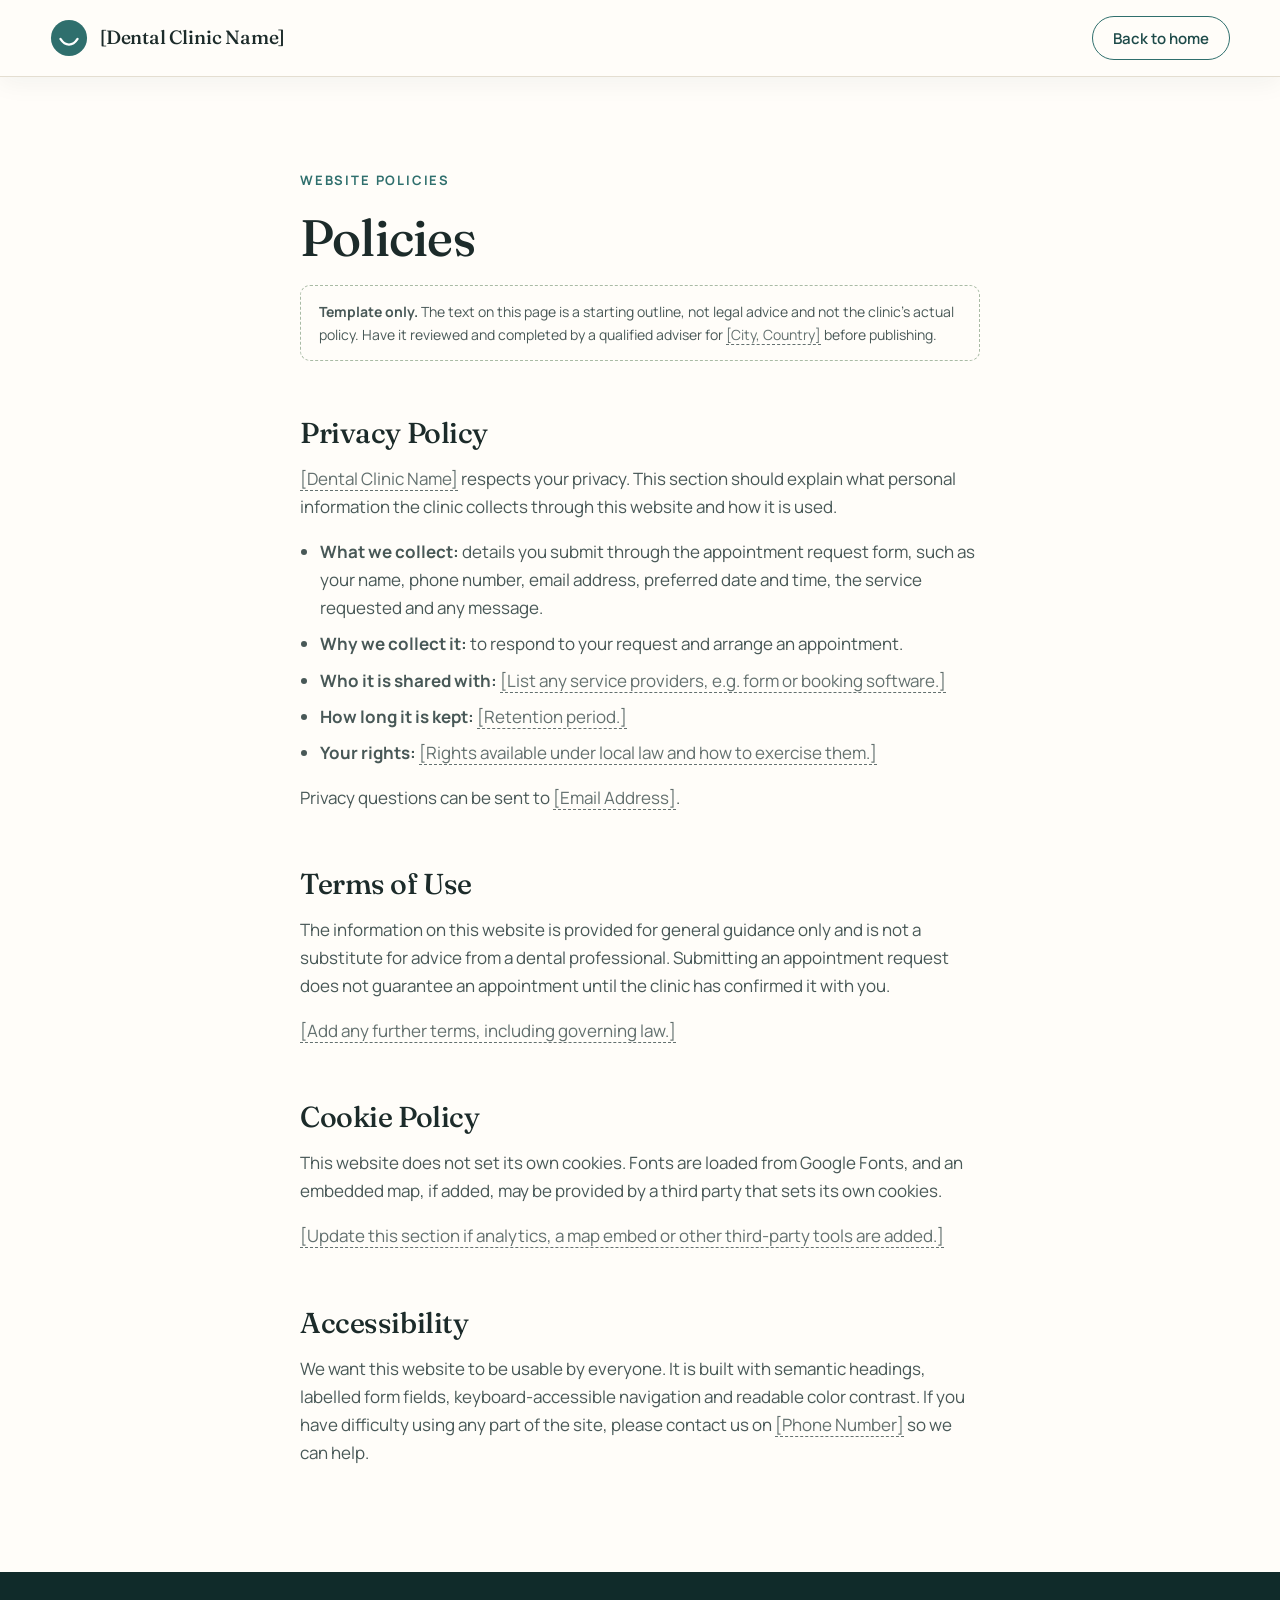
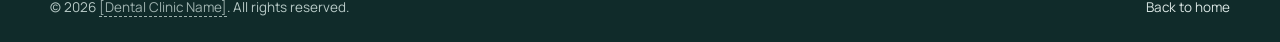
<file: policies.html>
<!doctype html>
<html lang="en">
<head>
  <meta charset="utf-8">
  <meta name="viewport" content="width=device-width, initial-scale=1">
  <title>Website Policies | [Dental Clinic Name]</title>
  <meta name="description" content="Privacy policy, terms of use, cookie policy and accessibility statement for the [Dental Clinic Name] website.">
  <meta name="robots" content="noindex">
  <meta name="theme-color" content="#2f6f6d">
  <link rel="icon" href="assets/favicon.svg" type="image/svg+xml">
  <link rel="preconnect" href="https://fonts.googleapis.com">
  <link rel="preconnect" href="https://fonts.gstatic.com" crossorigin>
  <link href="https://fonts.googleapis.com/css2?family=Fraunces:opsz,wght@9..144,400;9..144,500;9..144,600&family=Manrope:wght@400;500;600;700&display=swap" rel="stylesheet">
  <link rel="stylesheet" href="styles.css">
</head>
<body>
  <a class="skip-link" href="#main">Skip to main content</a>

  <header class="site-header is-scrolled">
    <div class="container header-inner">
      <a class="logo" href="index.html" aria-label="[Dental Clinic Name] – home">
        <span class="logo-mark" aria-hidden="true">
          <svg viewBox="0 0 40 40"><circle cx="20" cy="20" r="19" /><path d="M11 21c2.600 4 5.600 6 9 6s6.400-2 9-6" /></svg>
        </span>
        <span class="logo-text"><span class="ph">[Dental Clinic Name]</span></span>
      </a>
      <a class="btn btn-outline btn-sm" href="index.html">Back to home</a>
    </div>
  </header>

  <main id="main" class="container policy">
    <p class="eyebrow">Website policies</p>
    <h1>Policies</h1>
    <p class="note"><strong>Template only.</strong> The text on this page is a starting outline, not legal advice and not the clinic's actual policy. Have it reviewed and completed by a qualified adviser for <span class="ph">[City, Country]</span> before publishing.</p>

    <h2 id="privacy">Privacy Policy</h2>
    <p><span class="ph">[Dental Clinic Name]</span> respects your privacy. This section should explain what personal information the clinic collects through this website and how it is used.</p>
    <ul>
      <li><strong>What we collect:</strong> details you submit through the appointment request form, such as your name, phone number, email address, preferred date and time, the service requested and any message.</li>
      <li><strong>Why we collect it:</strong> to respond to your request and arrange an appointment.</li>
      <li><strong>Who it is shared with:</strong> <span class="ph">[List any service providers, e.g. form or booking software.]</span></li>
      <li><strong>How long it is kept:</strong> <span class="ph">[Retention period.]</span></li>
      <li><strong>Your rights:</strong> <span class="ph">[Rights available under local law and how to exercise them.]</span></li>
    </ul>
    <p>Privacy questions can be sent to <span class="ph">[Email Address]</span>.</p>

    <h2 id="terms">Terms of Use</h2>
    <p>The information on this website is provided for general guidance only and is not a substitute for advice from a dental professional. Submitting an appointment request does not guarantee an appointment until the clinic has confirmed it with you.</p>
    <p><span class="ph">[Add any further terms, including governing law.]</span></p>

    <h2 id="cookies">Cookie Policy</h2>
    <p>This website does not set its own cookies. Fonts are loaded from Google Fonts, and an embedded map, if added, may be provided by a third party that sets its own cookies.</p>
    <p><span class="ph">[Update this section if analytics, a map embed or other third-party tools are added.]</span></p>

    <h2 id="accessibility">Accessibility</h2>
    <p>We want this website to be usable by everyone. It is built with semantic headings, labelled form fields, keyboard-accessible navigation and readable color contrast. If you have difficulty using any part of the site, please contact us on <span class="ph">[Phone Number]</span> so we can help.</p>
  </main>

  <footer class="site-footer" style="padding-top:0">
    <div class="container footer-bottom" style="border-top:0">
      <p>&copy; 2026 <span class="ph">[Dental Clinic Name]</span>. All rights reserved.</p>
      <p><a href="index.html">Back to home</a></p>
    </div>
  </footer>
</body>
</html>
</file>
<file: styles.css>
/* ==========================================================================
   Design tokens
   ========================================================================== */
:root {
  --white: #fffdf9;
  --ivory: #f7f2e8;
  --teal: #2f6f6d;
  --teal-dark: #1d4a49;
  --teal-deep: #153938;
  --sage: #a9bba5;
  --sage-soft: #e6ede3;
  --blue-soft: #dcebf1;
  --ink: #1c2b2a;
  --text: #485857;
  --line: #e4ded1;
  --error: #a8322a;

  --font-head: "Fraunces", Georgia, "Times New Roman", serif;
  --font-body: "Manrope", system-ui, -apple-system, "Segoe UI", sans-serif;

  --radius-sm: 10px;
  --radius: 18px;
  --radius-lg: 28px;
  --shadow-sm: 0 1px 2px rgba(28, 43, 42, .05), 0 4px 14px rgba(28, 43, 42, .05);
  --shadow: 0 2px 4px rgba(28, 43, 42, .04), 0 18px 40px rgba(28, 43, 42, .09);

  --container: 1180px;
  --gutter: clamp(20px, 4vw, 40px);
  --section: clamp(72px, 9vw, 128px);
  --header-h: 76px;
}

/* ==========================================================================
   Base
   ========================================================================== */
*, *::before, *::after { box-sizing: border-box; }

html {
  scroll-behavior: smooth;
  scroll-padding-top: calc(var(--header-h) + 12px);
  -webkit-text-size-adjust: 100%;
}

body {
  margin: 0;
  background: var(--white);
  color: var(--text);
  font-family: var(--font-body);
  font-size: 1.0625rem;
  line-height: 1.65;
  -webkit-font-smoothing: antialiased;
}

img { display: block; max-width: 100%; height: auto; }

h1, h2, h3 {
  margin: 0;
  color: var(--ink);
  font-family: var(--font-head);
  font-weight: 500;
  line-height: 1.12;
  letter-spacing: -.015em;
  text-wrap: balance;
}
h1 { font-size: clamp(2.6rem, 5.6vw, 4.5rem); }
h2 { font-size: clamp(2rem, 3.8vw, 3rem); }
h3 { font-size: 1.35rem; line-height: 1.25; }

p { margin: 0 0 1em; }
ul { margin: 0; padding: 0; list-style: none; }
address { font-style: normal; }

a { color: var(--teal); text-underline-offset: 3px; }
a:hover { color: var(--teal-dark); }

:focus-visible {
  outline: 3px solid var(--teal);
  outline-offset: 3px;
  border-radius: 6px;
}
.section-teal :focus-visible,
.site-footer :focus-visible,
.final-cta :focus-visible { outline-color: #fff; }

.container {
  width: 100%;
  max-width: calc(var(--container) + var(--gutter) * 2);
  margin-inline: auto;
  padding-inline: var(--gutter);
}

.visually-hidden {
  position: absolute; width: 1px; height: 1px; overflow: hidden;
  clip: rect(0 0 0 0); clip-path: inset(50%); white-space: nowrap;
}

.skip-link {
  position: absolute; left: 16px; top: -60px; z-index: 200;
  padding: 10px 16px; border-radius: var(--radius-sm);
  background: var(--teal-dark); color: #fff; font-weight: 600;
}
.skip-link:focus { top: 12px; color: #fff; }

.sprite { position: absolute; }
.icon {
  width: 1.25em; height: 1.25em; flex: none;
  fill: none; stroke: currentColor; stroke-width: 1.6;
  stroke-linecap: round; stroke-linejoin: round;
}

/* Editable placeholders */
.ph {
  border-bottom: 1px dashed currentColor;
  opacity: .85;
}

/* ==========================================================================
   Shared pieces
   ========================================================================== */
.eyebrow {
  display: inline-flex; align-items: center; gap: 8px;
  margin: 0 0 18px;
  color: var(--teal);
  font-size: .8125rem; font-weight: 700;
  letter-spacing: .14em; text-transform: uppercase;
}

.section { padding-block: var(--section); }
.section-ivory { background: var(--ivory); }
.section-sage { background: var(--sage-soft); }

.section-head {
  max-width: 680px;
  margin: 0 auto clamp(40px, 5vw, 64px);
  text-align: center;
}
.section-head h2 + p { margin-top: 18px; }
.section-head p:last-child { margin-bottom: 0; }
.section-head-left { margin-inline: 0; text-align: left; }

.note {
  display: inline-block;
  padding: 8px 16px;
  border: 1px dashed var(--sage);
  border-radius: var(--radius);
  background: rgba(255, 253, 249, .7);
  color: var(--text);
  font-size: .875rem;
}

.btn {
  display: inline-flex; align-items: center; justify-content: center; gap: 10px;
  min-height: 52px; padding: 0 28px;
  border: 1.5px solid transparent; border-radius: 999px;
  font: 600 1rem/1 var(--font-body);
  text-decoration: none; white-space: nowrap; cursor: pointer;
  transition: background-color .2s, color .2s, border-color .2s, transform .2s, box-shadow .2s;
}
.btn:hover { transform: translateY(-1px); }
.btn-sm { min-height: 44px; padding: 0 20px; font-size: .9375rem; }
.btn-block { width: 100%; }
.btn-primary { background: var(--teal); color: #fff; box-shadow: 0 8px 20px rgba(47, 111, 109, .22); }
.btn-primary:hover { background: var(--teal-dark); color: #fff; }
.btn-outline { border-color: var(--teal); background: transparent; color: var(--teal-dark); }
.btn-outline:hover { background: var(--teal); color: #fff; }
.btn-ghost { padding-inline: 14px; color: var(--ink); }
.btn-ghost:hover { color: var(--teal); }
.btn-ghost .icon { transition: transform .2s; }
.btn-ghost:hover .icon { transform: translateX(3px); }
.btn-light { background: #fff; color: var(--teal-deep); }
.btn-light:hover { background: var(--ivory); color: var(--teal-deep); }
.btn-row { display: flex; flex-wrap: wrap; align-items: center; gap: 12px 16px; }

/* ==========================================================================
   Header
   ========================================================================== */
.site-header {
  position: sticky; top: 0; z-index: 100;
  background: rgba(255, 253, 249, .92);
  backdrop-filter: saturate(1.4) blur(12px);
  border-bottom: 1px solid transparent;
  transition: border-color .2s, box-shadow .2s;
}
.site-header.is-scrolled { border-color: var(--line); box-shadow: 0 6px 24px rgba(28, 43, 42, .05); }

.header-inner {
  display: flex; align-items: center; justify-content: space-between; gap: 20px;
  min-height: var(--header-h);
}

.logo {
  display: inline-flex; align-items: center; gap: 12px; min-width: 0;
  color: var(--ink); text-decoration: none;
  font-family: var(--font-head); font-size: 1.2rem; font-weight: 500; letter-spacing: -.01em;
}
.logo:hover { color: var(--ink); }
.logo-mark { flex: none; width: 38px; height: 38px; }
.logo-mark svg { width: 100%; height: 100%; }
.logo-mark circle { fill: var(--teal); }
.logo-mark path { fill: none; stroke: #fff; stroke-width: 2.4; stroke-linecap: round; }
.logo-text { overflow: hidden; text-overflow: ellipsis; white-space: nowrap; }
.logo .ph { border: 0; opacity: 1; }
.logo-light, .logo-light:hover { color: #fff; }
.logo-light .logo-mark circle { fill: #fff; }
.logo-light .logo-mark path { stroke: var(--teal-deep); }

.main-nav ul { display: flex; gap: clamp(14px, 2vw, 30px); }
.main-nav a {
  position: relative; display: block; padding: 10px 2px;
  color: var(--ink); font-size: .9375rem; font-weight: 500; text-decoration: none;
}
.main-nav a::after {
  content: ""; position: absolute; left: 2px; right: 2px; bottom: 4px; height: 1.5px;
  background: var(--teal); transform: scaleX(0); transform-origin: left; transition: transform .2s;
}
.main-nav a:hover::after, .main-nav a.is-current::after { transform: scaleX(1); }

.header-actions { display: flex; align-items: center; gap: 10px; flex: none; }

.nav-toggle {
  display: none; place-items: center;
  width: 44px; height: 44px; padding: 0;
  border: 1.5px solid var(--line); border-radius: 50%;
  background: transparent; color: var(--ink); cursor: pointer;
}
.nav-toggle-bars, .nav-toggle-bars::before, .nav-toggle-bars::after {
  display: block; width: 18px; height: 1.5px; border-radius: 2px; background: currentColor;
  transition: transform .2s, background-color .2s;
}
.nav-toggle-bars { position: relative; }
.nav-toggle-bars::before, .nav-toggle-bars::after { content: ""; position: absolute; left: 0; }
.nav-toggle-bars::before { top: -6px; }
.nav-toggle-bars::after { top: 6px; }
.nav-toggle[aria-expanded="true"] .nav-toggle-bars { background: transparent; }
.nav-toggle[aria-expanded="true"] .nav-toggle-bars::before { transform: translateY(6px) rotate(45deg); }
.nav-toggle[aria-expanded="true"] .nav-toggle-bars::after { transform: translateY(-6px) rotate(-45deg); }

/* ==========================================================================
   Hero
   ========================================================================== */
.hero {
  position: relative; overflow: hidden;
  padding-block: clamp(40px, 6vw, 88px) clamp(64px, 8vw, 112px);
  background:
    radial-gradient(60% 70% at 100% 0%, var(--blue-soft) 0%, transparent 70%),
    radial-gradient(50% 60% at 0% 100%, var(--sage-soft) 0%, transparent 70%),
    var(--white);
}
.hero-grid {
  display: grid; grid-template-columns: 1.05fr .95fr; align-items: center;
  gap: clamp(32px, 6vw, 88px);
}
.hero h1 em { color: var(--teal); font-style: italic; font-weight: 400; }
.lead { max-width: 34em; margin: 26px 0 34px; font-size: clamp(1.0625rem, 1.4vw, 1.2rem); }

.hero-points {
  display: flex; flex-wrap: wrap; gap: 12px 28px;
  margin-top: 40px; padding-top: 28px; border-top: 1px solid var(--line);
  color: var(--ink); font-size: .9375rem; font-weight: 500;
}
.hero-points li { display: flex; align-items: center; gap: 10px; }
.hero-points .icon { color: var(--teal); }

.hero-media { position: relative; isolation: isolate; justify-self: end; width: 100%; max-width: 500px; }
.hero-photo {
  overflow: hidden; aspect-ratio: 11 / 13;
  border-radius: 260px 260px var(--radius-lg) var(--radius-lg);
  box-shadow: var(--shadow);
}
.hero-photo img { width: 100%; height: 100%; object-fit: cover; }
.hero-media::before {
  content: ""; position: absolute; z-index: -1; inset: 28px -22px -22px 28px;
  border: 1.5px solid var(--sage);
  border-radius: 260px 260px var(--radius-lg) var(--radius-lg);
}
.hero-badge {
  position: absolute; left: -36px; bottom: 44px;
  display: flex; align-items: center; gap: 14px;
  padding: 12px 22px 12px 12px;
  border-radius: 999px; background: var(--white); box-shadow: var(--shadow);
  color: var(--text); font-size: .9375rem; line-height: 1.35;
}
.hero-badge img { width: 56px; height: 56px; border-radius: 50%; object-fit: cover; }
.hero-badge p { margin: 0; }
.hero-badge strong { color: var(--ink); font-family: var(--font-head); font-size: 1.05rem; font-weight: 500; }

/* ==========================================================================
   Services
   ========================================================================== */
.service-grid { display: grid; grid-template-columns: repeat(4, 1fr); gap: 24px; }
.service-card {
  display: flex; flex-direction: column; overflow: hidden;
  border: 1px solid var(--line); border-radius: var(--radius);
  background: #fff; box-shadow: var(--shadow-sm);
  transition: transform .25s, box-shadow .25s;
}
.service-card:hover { transform: translateY(-4px); box-shadow: var(--shadow); }
.service-img { aspect-ratio: 10 / 7; overflow: hidden; background: var(--sage-soft); }
.service-img img { width: 100%; height: 100%; object-fit: cover; }
.service-body { position: relative; display: flex; flex: 1; flex-direction: column; padding: 38px 24px 24px; }
.service-icon {
  position: absolute; top: -26px; left: 24px;
  display: grid; place-items: center; width: 52px; height: 52px;
  border: 4px solid #fff; border-radius: 50%;
  background: var(--sage-soft); color: var(--teal-dark); font-size: 1.1rem;
}
.service-body > p { margin: 10px 0 18px; font-size: .9688rem; }

.ticks { display: grid; gap: 8px; margin-bottom: 24px; color: var(--ink); font-size: .9375rem; }
.ticks li { position: relative; padding-left: 26px; }
.ticks li::before {
  content: ""; position: absolute; left: 2px; top: .42em; width: 12px; height: 7px;
  border-left: 1.8px solid var(--teal); border-bottom: 1.8px solid var(--teal);
  transform: rotate(-45deg);
}

.link-more {
  display: inline-flex; align-items: center; gap: 8px; align-self: flex-start;
  margin-top: auto; padding: 8px 0; border: 0; background: none;
  color: var(--teal); font: 600 .9375rem var(--font-body); cursor: pointer;
}
.link-more:hover { color: var(--teal-dark); }
.link-more .icon { transition: transform .2s; }
.link-more:hover .icon { transform: translateX(3px); }

/* ==========================================================================
   About
   ========================================================================== */
.about-grid { display: grid; grid-template-columns: 1fr 1fr; align-items: center; gap: clamp(36px, 6vw, 88px); }
.about-media { position: relative; }
.about-media img {
  width: 100%; aspect-ratio: 6 / 5; object-fit: cover;
  border-radius: var(--radius-lg) var(--radius-lg) var(--radius-lg) 140px; box-shadow: var(--shadow);
}
.about-copy h2 { margin-bottom: 22px; }
.about-facts { display: grid; gap: 14px; margin: 28px 0 32px; }
.about-facts > div { padding: 16px 20px; border-left: 3px solid var(--sage); border-radius: 0 var(--radius-sm) var(--radius-sm) 0; background: var(--white); }
.about-facts dt { color: var(--ink); font-weight: 700; font-size: .9375rem; }
.about-facts dd { margin: 4px 0 0; font-size: .9375rem; }

/* ==========================================================================
   Why choose us
   ========================================================================== */
.why-grid { display: grid; grid-template-columns: repeat(3, 1fr); gap: 20px; }
.why-grid li { padding: 30px 28px; border: 1px solid var(--line); border-radius: var(--radius); background: #fff; }
.why-icon {
  display: grid; place-items: center; width: 50px; height: 50px; margin-bottom: 20px;
  border-radius: 14px; background: var(--blue-soft); color: var(--teal-dark); font-size: 1.15rem;
}
.why-grid li:nth-child(even) .why-icon { background: var(--sage-soft); }
.why-grid h3 { margin-bottom: 8px; font-size: 1.2rem; }
.why-grid p { margin: 0; font-size: .9688rem; }

/* ==========================================================================
   Team
   ========================================================================== */
.team-grid { display: grid; grid-template-columns: repeat(3, 1fr); gap: 24px; }
.team-card { overflow: hidden; border-radius: var(--radius); background: var(--white); box-shadow: var(--shadow-sm); }
.portrait {
  display: grid; place-content: center; justify-items: center; gap: 10px; aspect-ratio: 4 / 3;
  background: linear-gradient(160deg, var(--blue-soft), var(--ivory));
  color: #55706f; font-size: .8125rem; font-weight: 600; letter-spacing: .08em; text-transform: uppercase;
}
.portrait .icon { width: 72px; height: 72px; stroke-width: 1; }
.team-body { padding: 26px 26px 28px; }
.team-role { margin: 6px 0 18px; color: var(--teal); font-weight: 600; font-size: .9375rem; }
.team-body dl { display: grid; gap: 10px; margin: 0 0 18px; padding: 16px 0; border-block: 1px solid var(--line); font-size: .9375rem; }
.team-body dl div { display: grid; grid-template-columns: 116px 1fr; gap: 10px; }
.team-body dt { color: var(--ink); font-weight: 600; }
.team-body dd { margin: 0; }
.team-bio { margin: 0; font-size: .9375rem; }

/* ==========================================================================
   Testimonials
   ========================================================================== */
.testimonial-grid { display: grid; grid-template-columns: repeat(3, 1fr); gap: 24px; }
.testimonial {
  position: relative; display: flex; flex-direction: column; margin: 0; padding: 34px 30px 30px;
  border: 1px solid var(--line); border-radius: var(--radius); background: var(--ivory);
}
.tag {
  position: absolute; top: 18px; right: 18px; padding: 4px 10px; border-radius: 999px;
  background: #fff; color: var(--text); font-size: .6875rem; font-weight: 700; letter-spacing: .1em; text-transform: uppercase;
}
.stars { display: flex; gap: 3px; margin-bottom: 20px; color: var(--sage); font-size: 1.05rem; }
.stars.is-filled { color: #c08a2b; }
.stars.is-filled .icon { fill: currentColor; }
.testimonial blockquote { flex: 1; margin: 0 0 24px; }
.testimonial blockquote p { margin: 0; color: var(--ink); font-family: var(--font-head); font-size: 1.2rem; line-height: 1.5; }
.testimonial figcaption { display: grid; justify-items: start; gap: 2px; padding-top: 18px; border-top: 1px solid var(--line); color: var(--ink); font-weight: 600; font-size: .9375rem; }
.testimonial small { color: var(--text); font-weight: 400; font-size: .875rem; }

/* ==========================================================================
   Booking
   ========================================================================== */
.section-teal { background: var(--teal-deep); color: #d5e3e1; }
.section-teal h2 { color: #fff; }
.section-teal .eyebrow { color: #b9d2c8; }
.booking-grid { display: grid; grid-template-columns: .85fr 1.15fr; align-items: start; gap: clamp(36px, 6vw, 88px); }
.booking-copy { position: sticky; top: calc(var(--header-h) + 32px); }
.booking-copy h2 { margin-bottom: 20px; }
.booking-steps { display: grid; gap: 16px; margin: 32px 0; color: #fff; font-weight: 500; }
.booking-steps li { display: flex; align-items: center; gap: 16px; }
.booking-steps span {
  display: grid; place-items: center; flex: none; width: 38px; height: 38px;
  border: 1px solid rgba(255, 255, 255, .35); border-radius: 50%;
  font-family: var(--font-head); font-size: 1.05rem;
}
.booking-alt { margin: 0; }

.booking-form {
  display: grid; gap: 18px; padding: clamp(24px, 3.4vw, 40px);
  border-radius: var(--radius-lg); background: var(--white); color: var(--text);
  box-shadow: 0 30px 60px rgba(0, 0, 0, .22);
}
.demo-banner {
  margin: 0; padding: 12px 16px; border: 1px solid #e6d5a8; border-radius: var(--radius-sm);
  background: #fbf3dc; color: #5a4712; font-size: .9063rem; line-height: 1.5;
}
.field-row { display: grid; grid-template-columns: 1fr 1fr; gap: 18px; }
.field { display: grid; gap: 7px; align-content: start; min-width: 0; }
.field label { color: var(--ink); font-weight: 600; font-size: .9375rem; }
.optional { color: var(--text); font-weight: 400; }
.field input, .field select, .field textarea {
  width: 100%; height: 52px; padding: 12px 14px;
  border: 1.5px solid #cfc8b9; border-radius: var(--radius-sm);
  background: #fff; color: var(--ink); font: inherit; font-size: 1rem;
  transition: border-color .15s, box-shadow .15s;
}
.field textarea { height: auto; min-height: 96px; resize: vertical; }
.field input:focus, .field select:focus, .field textarea:focus {
  outline: none; border-color: var(--teal); box-shadow: 0 0 0 4px rgba(47, 111, 109, .18);
}
.field [aria-invalid="true"] { border-color: var(--error); }
.error { margin: 0; color: var(--error); font-size: .875rem; font-weight: 500; }
.error:empty { display: none; }
.hint { margin: 0; font-size: .8438rem; }

.form-status { font-size: .9375rem; line-height: 1.55; }
.form-status:empty { display: none; }
.form-status > div { padding: 14px 16px; border-radius: var(--radius-sm); border: 1px solid; }
.form-status strong { display: block; color: inherit; }
.form-status .is-error { border-color: #e3b7b2; background: #fbeceb; color: #7d231d; }
.form-status .is-success { border-color: #b5d3c6; background: #e9f4ee; color: #1d4a3a; }
.form-status .is-demo { border-color: #e6d5a8; background: #fbf3dc; color: #5a4712; }

/* ==========================================================================
   FAQ
   ========================================================================== */
.faq-grid { display: grid; grid-template-columns: .8fr 1.2fr; align-items: start; gap: clamp(32px, 6vw, 88px); }
.faq-grid .section-head { margin-bottom: 0; }
.faq-list { border-top: 1px solid var(--line); }
.faq-list details { border-bottom: 1px solid var(--line); }
.faq-list summary {
  display: flex; align-items: center; justify-content: space-between; gap: 20px;
  padding: 22px 4px; cursor: pointer; list-style: none;
}
.faq-list summary::-webkit-details-marker { display: none; }
.faq-list summary h3 { font-size: 1.2rem; transition: color .15s; }
.faq-list summary:hover h3 { color: var(--teal); }
.faq-list summary .icon { color: var(--teal); transition: transform .2s; }
.faq-list details[open] summary .icon { transform: rotate(180deg); }
.faq-body { padding: 0 44px 24px 4px; }
.faq-body p { margin: 0; }

/* ==========================================================================
   Contact
   ========================================================================== */
.contact-grid { display: grid; grid-template-columns: 1fr 1.2fr; gap: 24px; }
.contact-card { padding: clamp(24px, 3vw, 38px); border-radius: var(--radius); background: var(--white); box-shadow: var(--shadow-sm); }
.contact-list { display: grid; gap: 26px; }
.contact-list li { display: flex; gap: 18px; }
.contact-list li > div { flex: 1; min-width: 0; }
.contact-icon { display: grid; place-items: center; flex: none; width: 46px; height: 46px; border-radius: 50%; background: var(--sage-soft); color: var(--teal-dark); }
.contact-list h3 { margin-bottom: 4px; font: 700 .8125rem var(--font-body); letter-spacing: .12em; text-transform: uppercase; color: var(--teal); }
.contact-list p { margin: 0; color: var(--ink); }
.contact-list address { color: var(--ink); }
.hours { width: 100%; border-collapse: collapse; color: var(--ink); }
.hours th, .hours td { padding: 3px 0; font-weight: 400; text-align: left; }
.hours td { text-align: right; }

.map-placeholder {
  display: grid; place-content: center; justify-items: center; gap: 12px; min-height: 340px; padding: 32px;
  border: 1.5px dashed var(--sage); border-radius: var(--radius);
  background:
    linear-gradient(rgba(255, 253, 249, .78), rgba(255, 253, 249, .78)),
    repeating-linear-gradient(0deg, transparent 0 46px, var(--sage) 46px 47px),
    repeating-linear-gradient(90deg, transparent 0 46px, var(--sage) 46px 47px),
    var(--blue-soft);
  text-align: center;
}
.map-placeholder .icon { width: 40px; height: 40px; color: var(--teal); }
.map-placeholder p { max-width: 26em; margin: 0; font-size: .9375rem; }
.map-placeholder strong { display: block; color: var(--ink); font-family: var(--font-head); font-size: 1.25rem; font-weight: 500; }

/* ==========================================================================
   Final CTA
   ========================================================================== */
.final-cta { position: relative; isolation: isolate; overflow: hidden; padding-block: clamp(80px, 11vw, 150px); text-align: center; color: #e3eeec; }
.final-cta > img { position: absolute; inset: 0; z-index: -2; width: 100%; height: 100%; object-fit: cover; }
.final-cta::before { content: ""; position: absolute; inset: 0; z-index: -1; background: linear-gradient(rgba(21, 57, 56, .86), rgba(21, 57, 56, .93)); }
.final-cta h2 { max-width: 16em; margin-inline: auto; color: #fff; }
.final-cta p { margin: 20px 0 34px; font-size: 1.125rem; }

/* ==========================================================================
   Footer
   ========================================================================== */
.site-footer { padding-top: clamp(56px, 7vw, 88px); background: #102b2a; color: #b7c9c6; font-size: .9375rem; }
.footer-grid { display: grid; grid-template-columns: 1.5fr 1fr 1.2fr 1fr; gap: 40px; padding-bottom: 56px; }
.footer-brand p { margin: 18px 0 22px; }
.site-footer h2 { margin-bottom: 18px; color: #fff; font: 700 .8125rem var(--font-body); letter-spacing: .12em; text-transform: uppercase; }
.site-footer ul { display: grid; gap: 10px; }
.site-footer a { color: #d9e5e3; text-decoration: none; }
.site-footer a:hover { color: #fff; text-decoration: underline; }
.social { display: flex !important; flex-wrap: wrap; gap: 8px !important; }
.social span, .social a { display: inline-block; padding: 7px 14px; border: 1px solid rgba(255, 255, 255, .22); border-radius: 999px; font-size: .8438rem; }
.social span { border-style: dashed; cursor: default; }
.footer-bottom {
  display: flex; flex-wrap: wrap; justify-content: space-between; gap: 8px 32px;
  padding-block: 24px; border-top: 1px solid rgba(255, 255, 255, .12); font-size: .8438rem;
}
.footer-bottom p { margin: 0; }

/* ==========================================================================
   Service dialog
   ========================================================================== */
.service-dialog {
  width: min(560px, calc(100vw - 32px)); max-height: calc(100dvh - 32px); padding: clamp(26px, 4vw, 42px);
  border: 0; border-radius: var(--radius-lg); background: var(--white); color: var(--text); box-shadow: 0 40px 80px rgba(0, 0, 0, .3);
}
.service-dialog::backdrop { background: rgba(16, 43, 42, .55); backdrop-filter: blur(3px); }
.service-dialog h2 { margin-bottom: 14px; font-size: clamp(1.7rem, 3vw, 2.1rem); }
.service-dialog h3 { margin: 24px 0 12px; font: 700 .8125rem var(--font-body); letter-spacing: .12em; text-transform: uppercase; color: var(--teal); }
.service-dialog dl { display: grid; gap: 14px; margin: 0; }
.service-dialog dt { color: var(--ink); font-weight: 600; }
.service-dialog dd { margin: 2px 0 0; font-size: .9375rem; }
.dialog-note { margin: 22px 0 26px; padding: 12px 16px; border-radius: var(--radius-sm); background: var(--sage-soft); font-size: .9063rem; }
.dialog-close {
  position: absolute; top: 16px; right: 16px; display: grid; place-items: center; width: 42px; height: 42px;
  border: 0; border-radius: 50%; background: var(--ivory); color: var(--ink); cursor: pointer;
}
.dialog-close:hover { background: var(--sage-soft); }

/* ==========================================================================
   Policies page
   ========================================================================== */
.policy { max-width: 760px; padding-block: clamp(48px, 7vw, 88px); }
.policy h1 { font-size: clamp(2.2rem, 4.4vw, 3.2rem); margin-bottom: 18px; }
.policy h2 { margin: 56px 0 16px; font-size: 1.8rem; }
.policy ul { display: grid; gap: 8px; margin: 0 0 1em; padding-left: 1.2em; list-style: disc; }
.policy .note { border-radius: var(--radius-sm); display: block; padding: 14px 18px; }

/* ==========================================================================
   Responsive
   ========================================================================== */
@media (max-width: 1100px) {
  .service-grid { grid-template-columns: repeat(2, 1fr); }
  .footer-grid { grid-template-columns: 1fr 1fr; }
}

@media (max-width: 980px) {
  :root { --header-h: 68px; }
  .nav-toggle { display: grid; }
  .main-nav {
    position: absolute; top: 100%; left: 0; right: 0;
    display: none; padding: 8px var(--gutter) 20px;
    border-bottom: 1px solid var(--line); background: var(--white); box-shadow: 0 24px 40px rgba(28, 43, 42, .1);
  }
  .main-nav.is-open { display: block; }
  .main-nav ul { flex-direction: column; gap: 0; }
  .main-nav a { padding: 15px 2px; border-bottom: 1px solid var(--line); font-size: 1.0625rem; }
  .main-nav li:last-child a { border-bottom: 0; }
  .main-nav a::after { display: none; }

  .team-grid, .testimonial-grid { grid-template-columns: 1fr 1fr; }
  .why-grid { grid-template-columns: 1fr 1fr; }
  .booking-grid, .faq-grid, .contact-grid { grid-template-columns: 1fr; }
  .booking-copy { position: static; }
}

@media (max-width: 820px) {
  .hero-grid, .about-grid { grid-template-columns: 1fr; }
  .hero-media { justify-self: center; max-width: 420px; margin-top: 12px; }
  .hero-badge { left: -8px; bottom: 28px; }
  .hero-media::before { inset: 20px -12px -12px 20px; }
  .about-media { order: -1; }
}

@media (max-width: 640px) {
  body { font-size: 1rem; }
  .service-grid, .team-grid, .testimonial-grid, .why-grid, .field-row { grid-template-columns: 1fr; }
  .footer-grid { grid-template-columns: 1fr 1fr; gap: 36px 24px; }
  .footer-brand { grid-column: 1 / -1; }
  .hero .btn-row .btn-primary { width: 100%; }
  .hero .btn-row { justify-content: center; }
  .logo { font-size: 1.05rem; gap: 10px; }
  .logo-mark { width: 34px; height: 34px; }
  .faq-body { padding-right: 8px; }
  .team-body dl div { grid-template-columns: 1fr; gap: 2px; }
  .footer-bottom { flex-direction: column; }
}

@media (max-width: 420px) {
  .hide-xs { display: none; }
  .btn-sm { padding: 0 16px; }
  .hero-badge { padding-right: 16px; font-size: .875rem; }
  .hero-badge img { width: 46px; height: 46px; }
}

@media (prefers-reduced-motion: reduce) {
  html { scroll-behavior: auto; }
  *, *::before, *::after { transition: none !important; }
}
</file>
